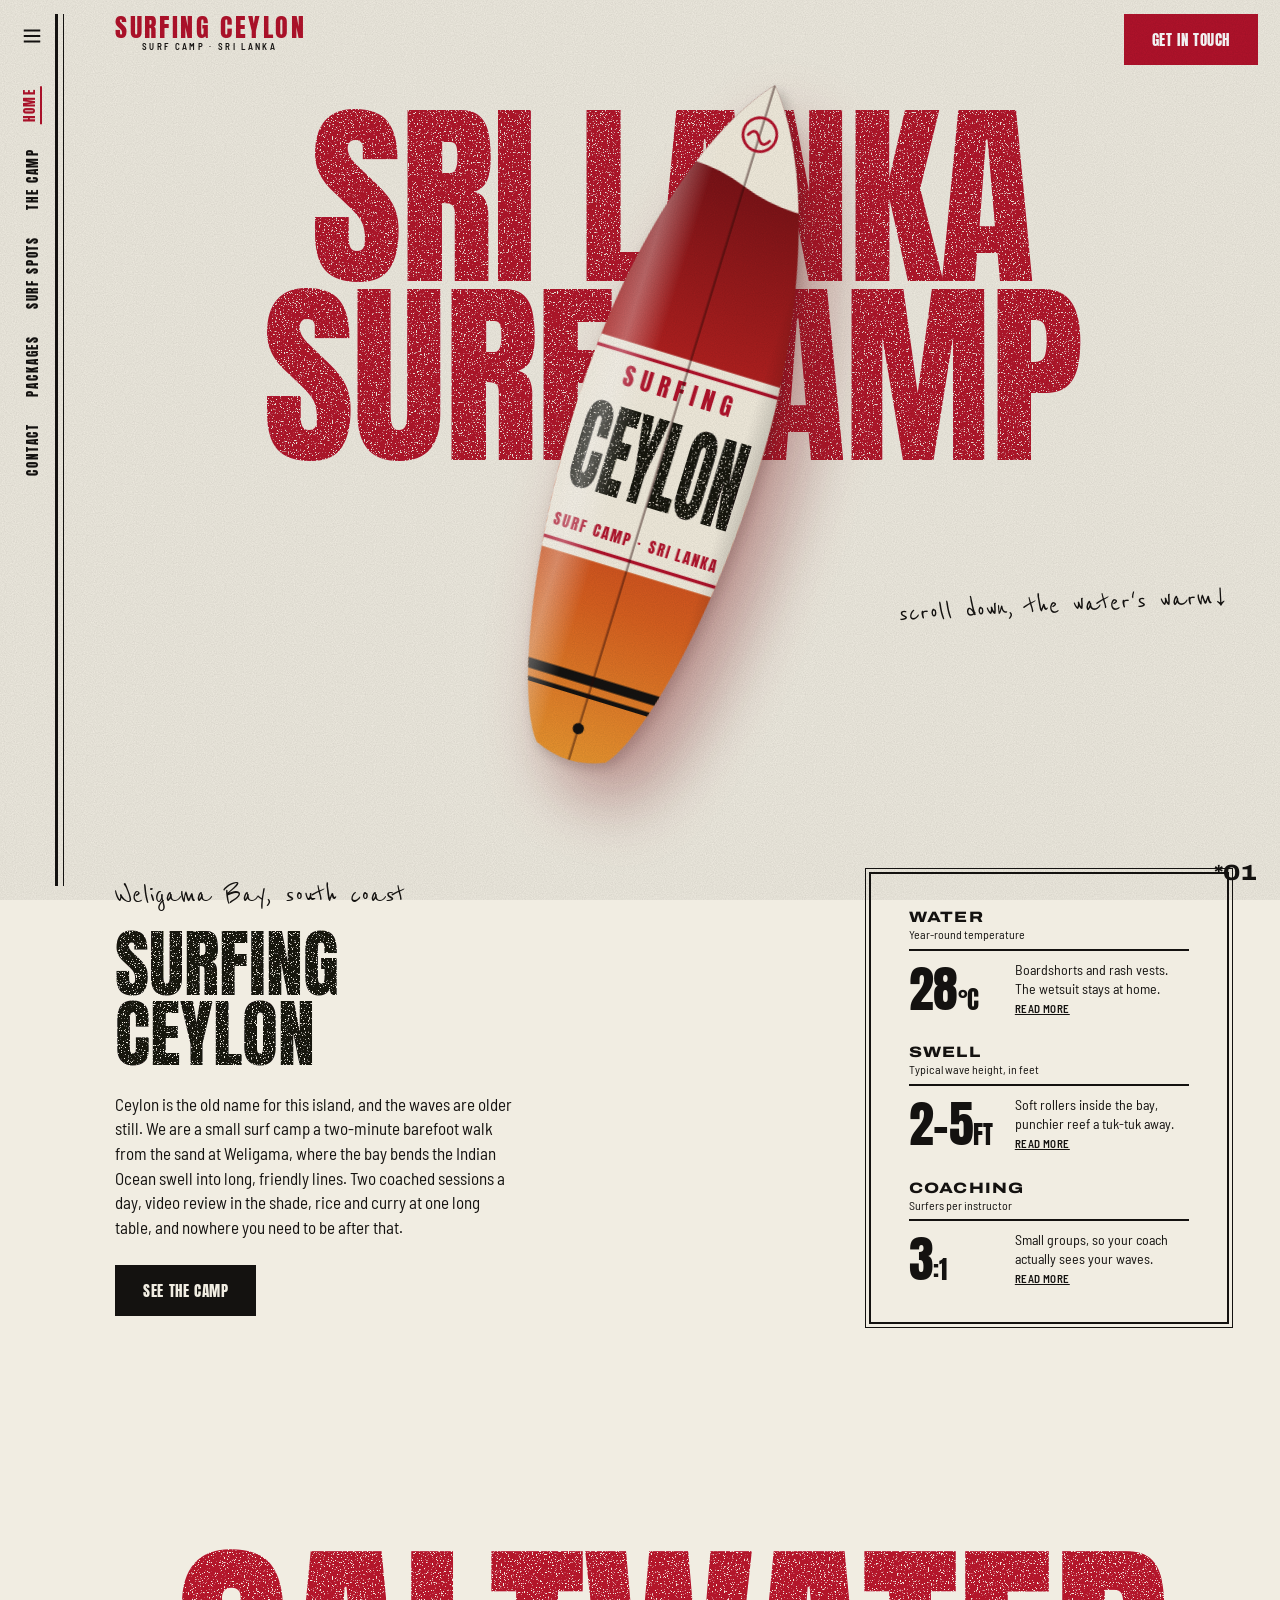
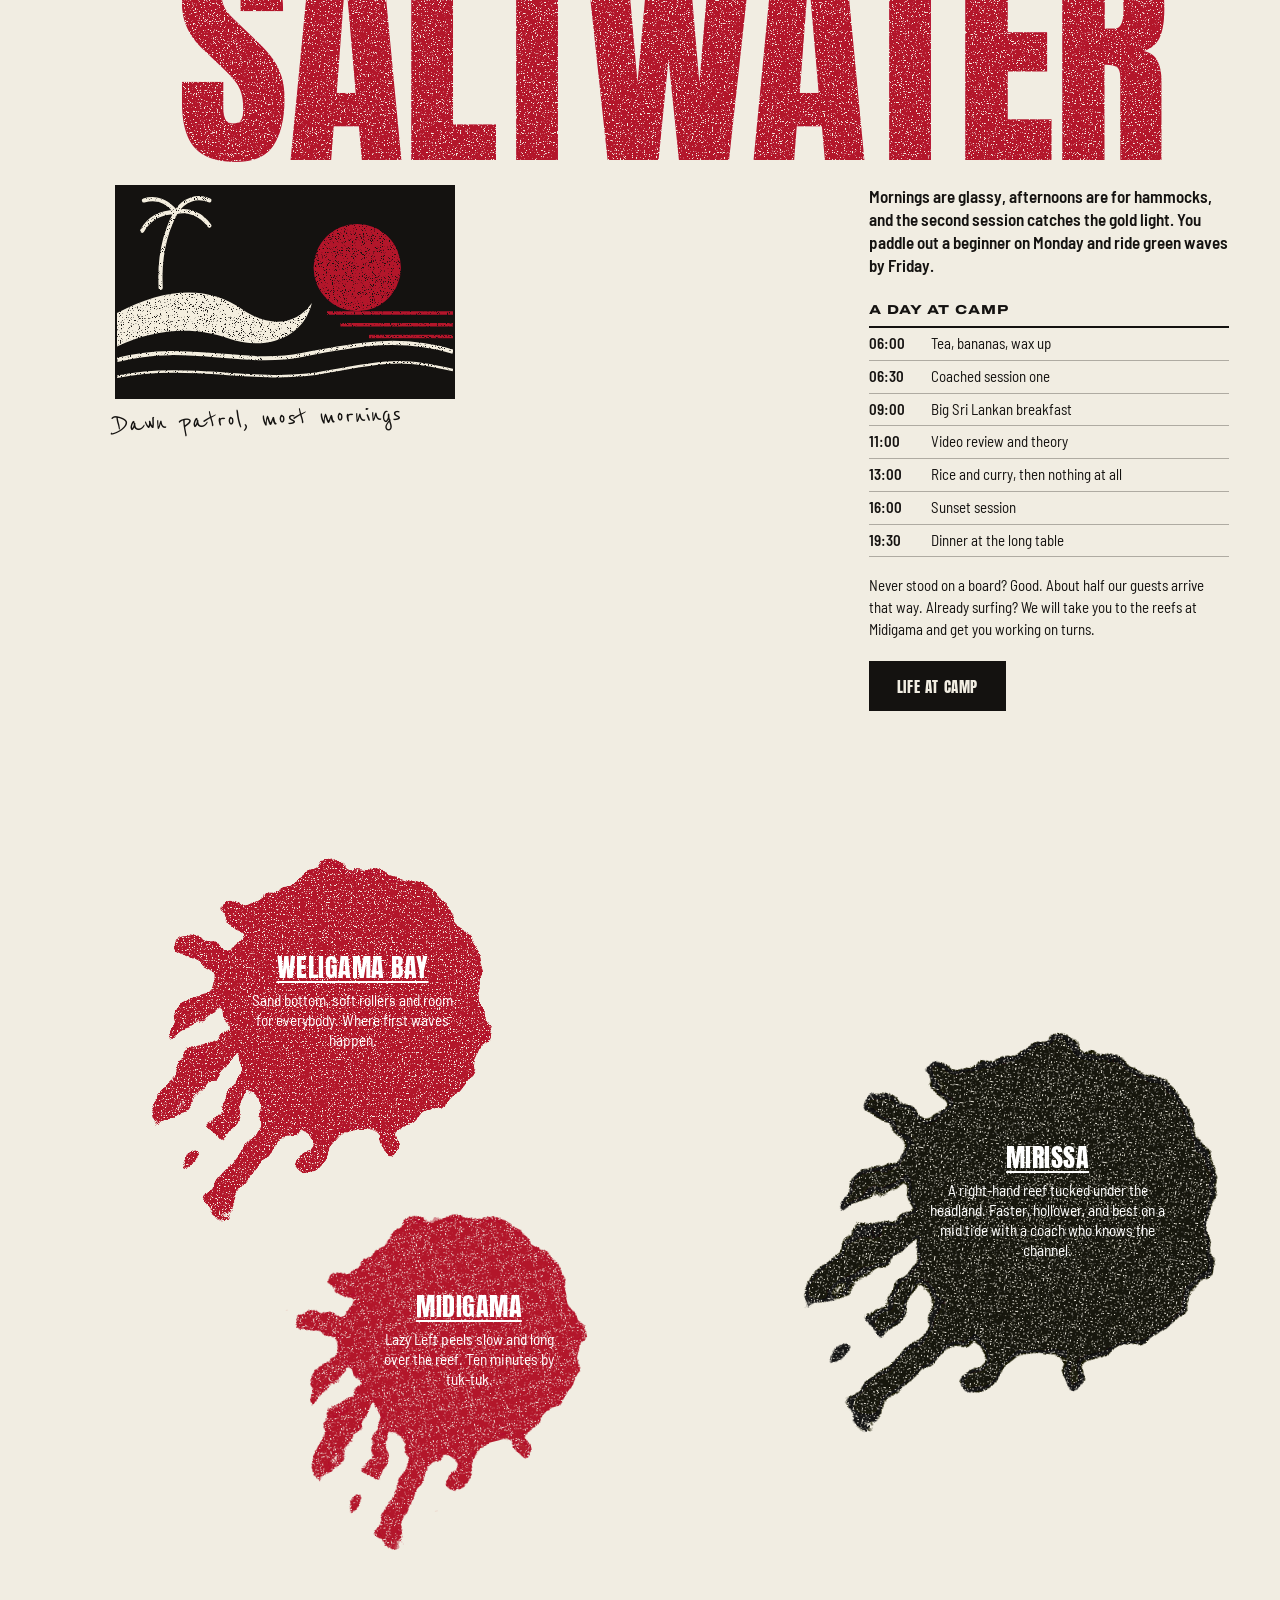
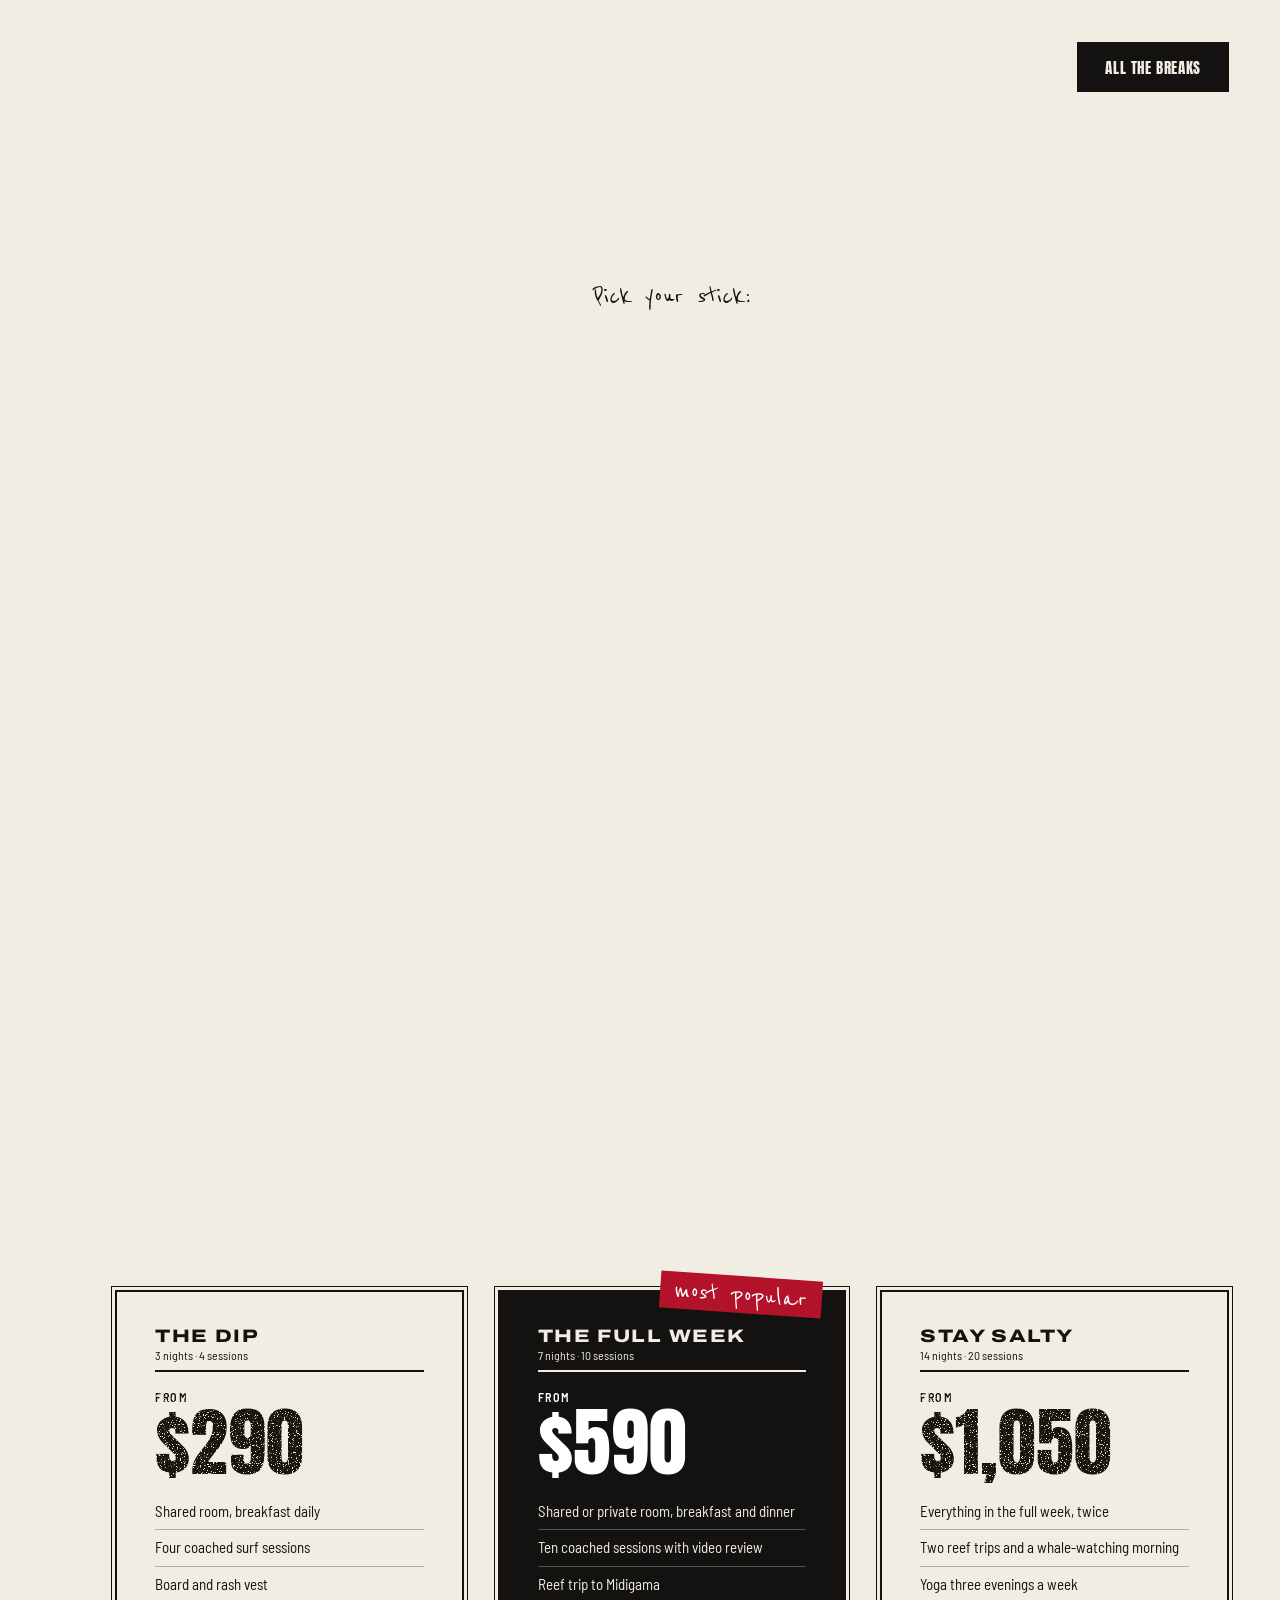
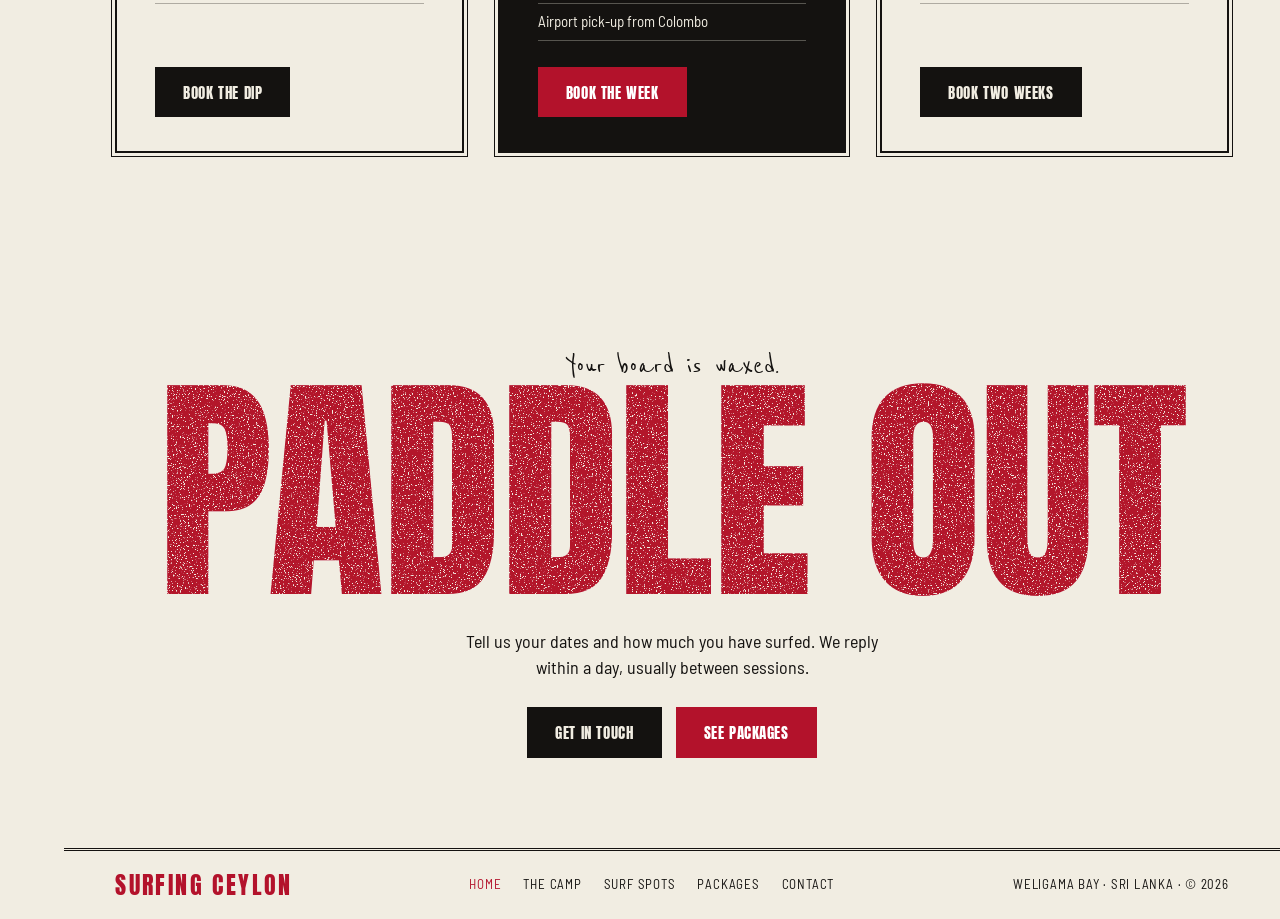
<file: index.html>
<!DOCTYPE html>
<html lang="en">
<head>
<meta charset="utf-8">
<meta name="viewport" content="width=device-width, initial-scale=1">
<title>Surfing Ceylon — Surf Camp in Weligama, Sri Lanka</title>
<meta name="description" content="Surf camp on the south coast of Sri Lanka. Warm water, daily coaching, and a board for every level in Weligama Bay.">
<link rel="preconnect" href="https://fonts.googleapis.com">
<link rel="preconnect" href="https://fonts.gstatic.com" crossorigin>
<link href="https://fonts.googleapis.com/css2?family=Anton&family=Archivo:wdth,wght@125,800&family=Barlow+Semi+Condensed:wght@400;500;600&family=Reenie+Beanie&display=swap" rel="stylesheet">
<link rel="stylesheet" href="css/style.css">
<script>
/* page slide: decide the arrival direction before anything is painted */
(function (d) {
  d.classList.add('enter');
  try { if (sessionStorage.getItem('sc_dir') === 'left') d.classList.add('from-left'); } catch (e) {}
})(document.documentElement);
</script>
</head>
<body data-page="home">
<!-- header, side rail, menu, footer and SVG artwork are injected by js/site.js -->

<!-- The travelling board -->
<div class="board" id="rider" aria-hidden="true">
  <svg viewBox="0 0 220 640"><use href="#board"/></svg>
</div>

<main id="top">

  <!-- 1 · HERO -->
  <section class="hero">
    <h1 class="mega red rough">Sri Lanka<br>Surf Camp</h1>
    <p class="script hero-note">scroll down, the water's warm&nbsp;↓</p>
  </section>

  <!-- 2 · THE CAMP -->
  <section class="tri camp" id="camp">
    <div class="col-l">
      <p class="script">Weligama Bay, south coast</p>
      <h2 class="display rough">Surfing<br>Ceylon</h2>
      <p>Ceylon is the old name for this island, and the waves are older still. We are a small surf camp a two-minute barefoot walk from the sand at Weligama, where the bay bends the Indian Ocean swell into long, friendly lines. Two coached sessions a day, video review in the shade, rice and curry at one long table, and nowhere you need to be after that.</p>
      <a class="btn btn-black" href="camp.html">See the camp</a>
    </div>
    <div class="col-c"></div>
    <div class="col-r">
      <div class="spec">
        <div class="stat">
          <h3>Water</h3>
          <p class="stat-sub">Year-round temperature</p>
          <div class="stat-row"><strong>28<small>°C</small></strong><span>Boardshorts and rash vests. The wetsuit stays at home. <a href="camp.html">Read more</a></span></div>
        </div>
        <div class="stat">
          <h3>Swell</h3>
          <p class="stat-sub">Typical wave height, in feet</p>
          <div class="stat-row"><strong>2–5<small>ft</small></strong><span>Soft rollers inside the bay, punchier reef a tuk-tuk away. <a href="spots.html">Read more</a></span></div>
        </div>
        <div class="stat">
          <h3>Coaching</h3>
          <p class="stat-sub">Surfers per instructor</p>
          <div class="stat-row"><strong>3<small>:1</small></strong><span>Small groups, so your coach actually sees your waves. <a href="packages.html">Read more</a></span></div>
        </div>
      </div>
    </div>
  </section>

  <!-- 3 · SALTWATER -->
  <section class="salt" id="saltwater">
    <h2 class="mega red rough wide">Saltwater</h2>
    <div class="tri">
      <div class="col-l">
        <figure class="print">
          <svg viewBox="0 0 400 250" role="img" aria-label="Linocut of a sunset over a rolling wave"><use href="#linocut"/></svg>
          <figcaption class="script">Dawn patrol, most mornings</figcaption>
        </figure>
      </div>
      <div class="col-c"></div>
      <div class="col-r prose">
        <p class="lead">Mornings are glassy, afternoons are for hammocks, and the second session catches the gold light. You paddle out a beginner on Monday and ride green waves by Friday.</p>
        <h3>A day at camp</h3>
        <ul class="day">
          <li><b>06:00</b> Tea, bananas, wax up</li>
          <li><b>06:30</b> Coached session one</li>
          <li><b>09:00</b> Big Sri Lankan breakfast</li>
          <li><b>11:00</b> Video review and theory</li>
          <li><b>13:00</b> Rice and curry, then nothing at all</li>
          <li><b>16:00</b> Sunset session</li>
          <li><b>19:30</b> Dinner at the long table</li>
        </ul>
        <p>Never stood on a board? Good. About half our guests arrive that way. Already surfing? We will take you to the reefs at Midigama and get you working on turns.</p>
        <p class="more"><a class="btn btn-black" href="camp.html">Life at camp</a></p>
      </div>
    </div>
  </section>

  <!-- 4 · SPOTS -->
  <section class="spots" id="spots">
    <h2 class="sr-only">Surf spots</h2>
    <article class="splat s1">
      <svg viewBox="0 0 400 400" aria-hidden="true"><use href="#splat"/></svg>
      <div class="splat-txt">
        <h3>Weligama Bay</h3>
        <p>Sand bottom, soft rollers and room for everybody. Where first waves happen.</p>
      </div>
    </article>
    <article class="splat s2">
      <svg viewBox="0 0 400 400" aria-hidden="true"><use href="#splat"/></svg>
      <div class="splat-txt">
        <h3>Midigama</h3>
        <p>Lazy Left peels slow and long over the reef. Ten minutes by tuk-tuk.</p>
      </div>
    </article>
    <article class="splat s3">
      <svg viewBox="0 0 400 400" aria-hidden="true"><use href="#splat"/></svg>
      <div class="splat-txt">
        <h3>Mirissa</h3>
        <p>A right-hand reef tucked under the headland. Faster, hollower, and best on a mid tide with a coach who knows the channel.</p>
      </div>
    </article>
    <a class="btn btn-black spots-more" href="spots.html">All the breaks</a>
    <svg class="coconut" id="coconut" viewBox="0 0 300 380" aria-hidden="true"><use href="#coconut"/></svg>
  </section>

  <!-- 5 · QUIVER -->
  <section class="quiver" id="quiver">
    <p class="script">Pick your stick:</p>
    <h2 class="display rough">The Quiver</h2>
    <ul class="lineup">
      <li><svg style="--h:.86" viewBox="0 0 220 600"><use href="#foamie"/></svg><b>Foamie</b><span>8'0 · first waves</span></li>
      <li><svg style="--h:.8" viewBox="0 0 200 600"><use href="#minimal"/></svg><b>Mini-mal</b><span>7'6 · finding trim</span></li>
      <li class="slot-li"><div class="slot" id="slot"><svg viewBox="0 0 220 640"><use href="#board"/></svg></div><b>Longboard</b><span>9'2 · cross-stepping</span></li>
      <li><svg style="--h:.6" viewBox="0 0 220 480"><use href="#fish"/></svg><b>Fish</b><span>5'10 · small-day fun</span></li>
      <li><svg style="--h:.68" viewBox="0 0 180 560"><use href="#shortboard"/></svg><b>Shortboard</b><span>6'1 · turns</span></li>
    </ul>
    <p class="quiver-note">Board hire is included in every package. Swap as often as you like.</p>
  </section>

  <!-- 6 · PACKAGES -->
  <section class="packages" id="packages">
    <p class="script">Season: November to April</p>
    <h2 class="display rough">Stay a while</h2>
    <div class="pack-grid">
      <article class="spec pack">
        <h3>The Dip</h3>
        <p class="stat-sub">3 nights · 4 sessions</p>
        <strong class="price">$290</strong>
        <ul>
          <li>Shared room, breakfast daily</li>
          <li>Four coached surf sessions</li>
          <li>Board and rash vest</li>
        </ul>
        <a class="btn btn-black" href="packages.html">Book the dip</a>
      </article>
      <article class="spec pack featured">
        <p class="script tag">most popular</p>
        <h3>The Full Week</h3>
        <p class="stat-sub">7 nights · 10 sessions</p>
        <strong class="price">$590</strong>
        <ul>
          <li>Shared or private room, breakfast and dinner</li>
          <li>Ten coached sessions with video review</li>
          <li>Reef trip to Midigama</li>
          <li>Airport pick-up from Colombo</li>
        </ul>
        <a class="btn btn-red" href="packages.html">Book the week</a>
      </article>
      <article class="spec pack">
        <h3>Stay Salty</h3>
        <p class="stat-sub">14 nights · 20 sessions</p>
        <strong class="price">$1,050</strong>
        <ul>
          <li>Everything in the full week, twice</li>
          <li>Two reef trips and a whale-watching morning</li>
          <li>Yoga three evenings a week</li>
        </ul>
        <a class="btn btn-black" href="packages.html">Book two weeks</a>
      </article>
    </div>
  </section>

  <!-- 7 · CONTACT -->
  <section class="book">
    <p class="script">Your board is waxed.</p>
    <h2 class="mega red rough wide">Paddle out</h2>
    <p class="book-copy">Tell us your dates and how much you have surfed. We reply within a day, usually between sessions.</p>
    <div class="book-actions">
      <a class="btn btn-black" href="contact.html">Get in touch</a>
      <a class="btn btn-red" href="packages.html">See packages</a>
    </div>
  </section>
</main>

<script src="js/site.js"></script>
</body>
</html>
</file>
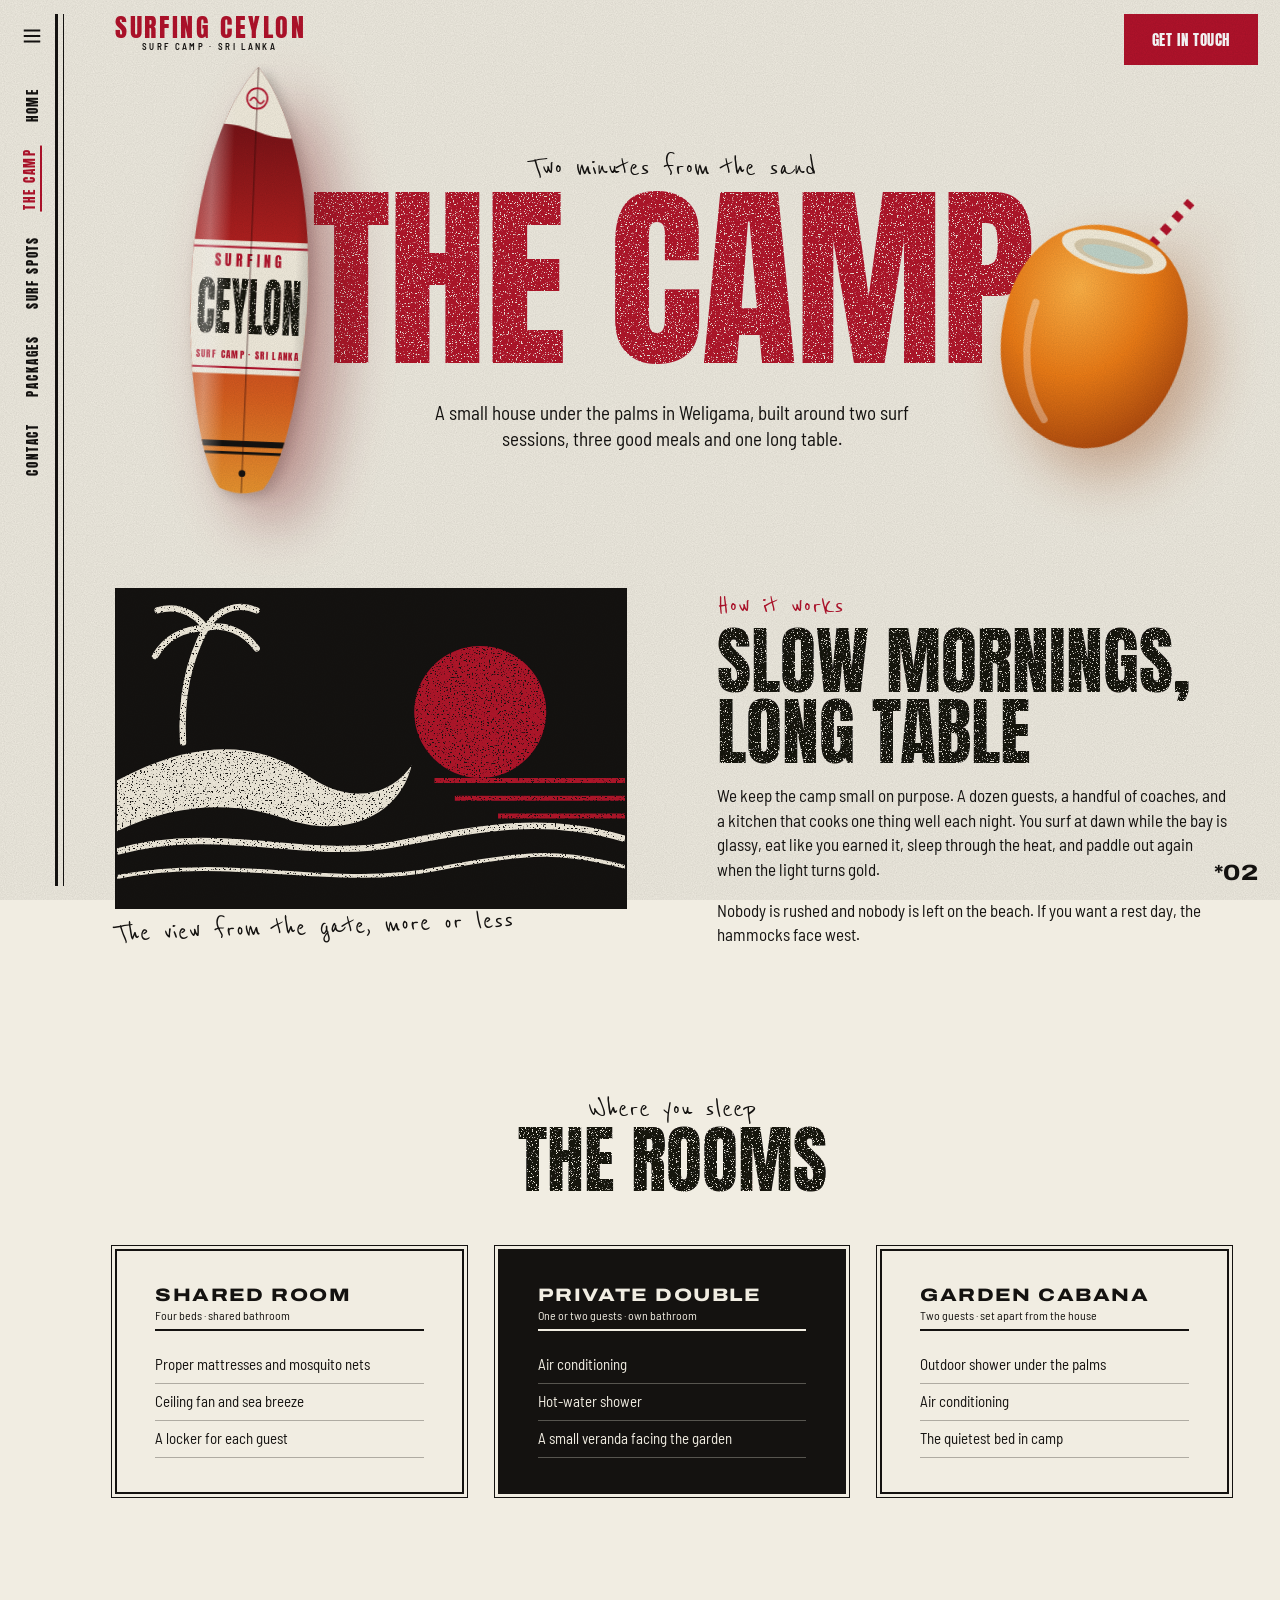
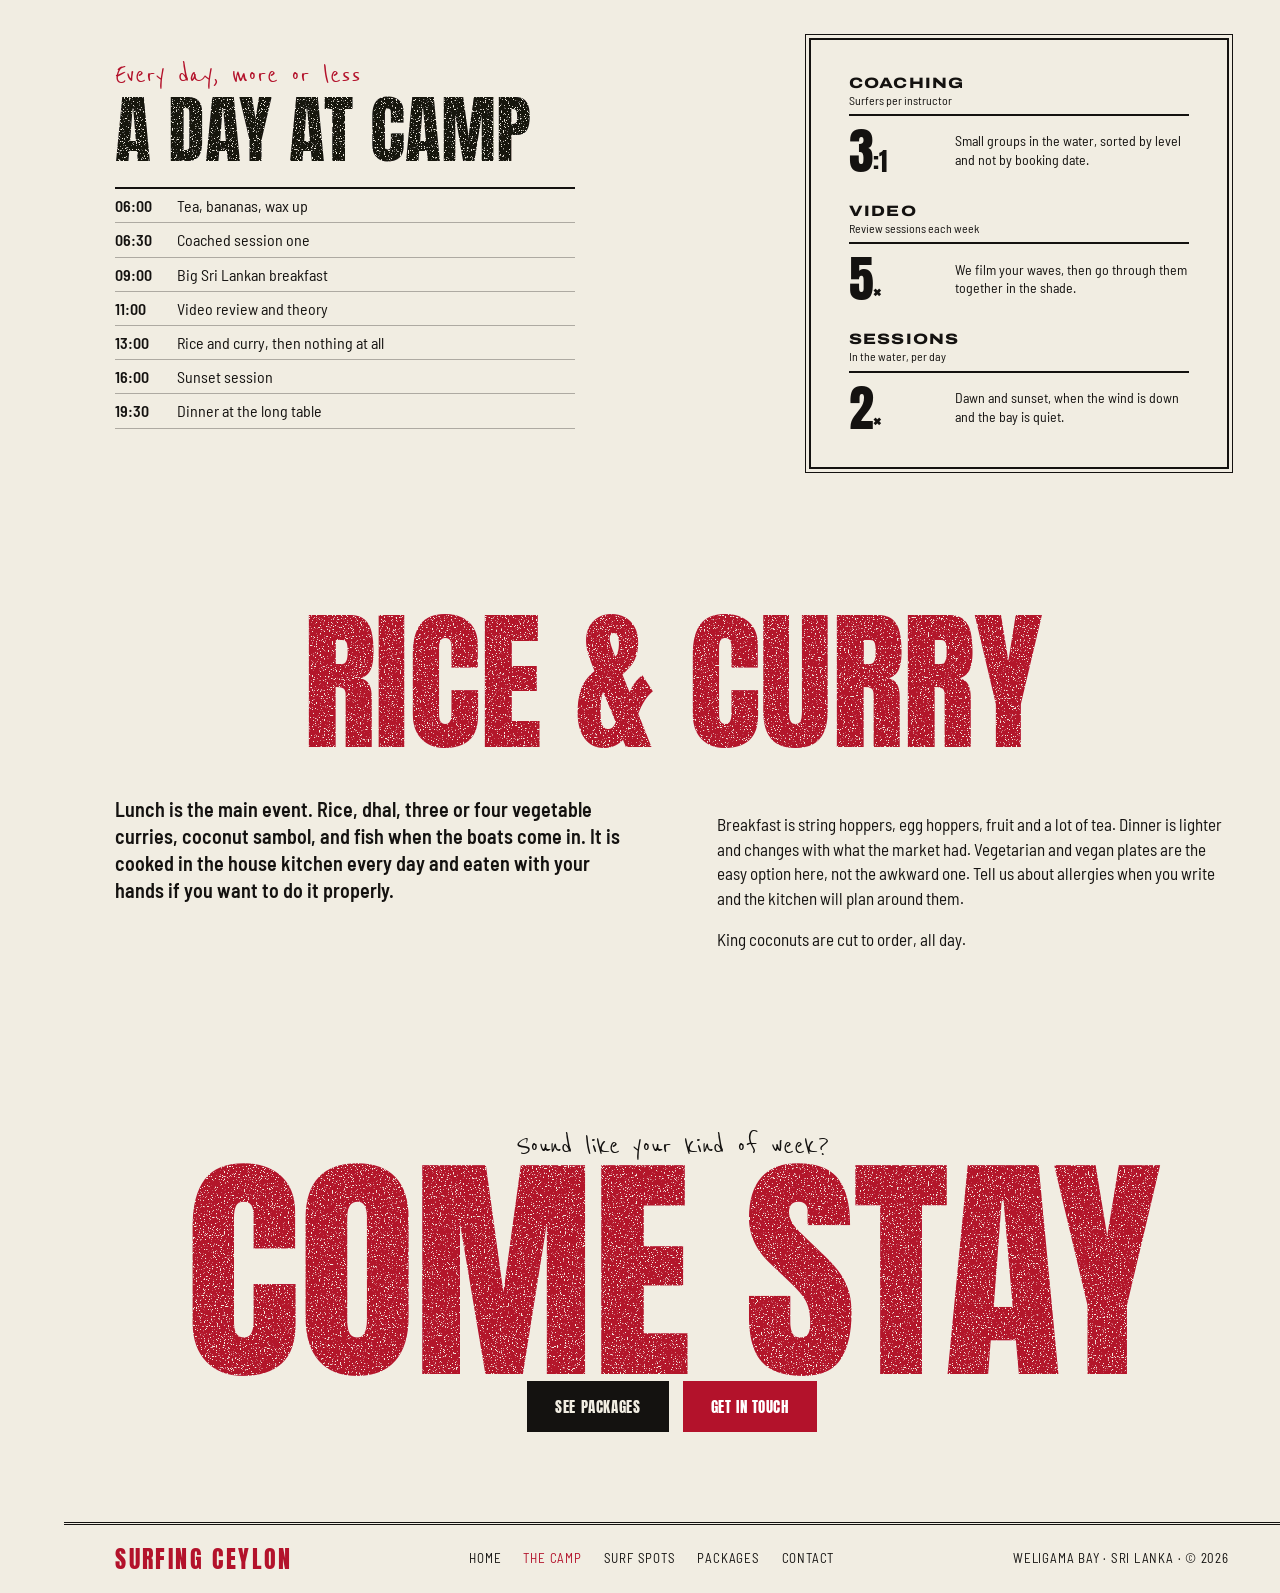
<file: camp.html>
<!DOCTYPE html>
<html lang="en">
<head>
<meta charset="utf-8">
<meta name="viewport" content="width=device-width, initial-scale=1">
<title>The Camp — Surfing Ceylon</title>
<meta name="description" content="Rooms, food, coaching and daily life at Surfing Ceylon, a small surf camp two minutes from the sand in Weligama, Sri Lanka.">
<link rel="preconnect" href="https://fonts.googleapis.com">
<link rel="preconnect" href="https://fonts.gstatic.com" crossorigin>
<link href="https://fonts.googleapis.com/css2?family=Anton&family=Archivo:wdth,wght@125,800&family=Barlow+Semi+Condensed:wght@400;500;600&family=Reenie+Beanie&display=swap" rel="stylesheet">
<link rel="stylesheet" href="css/style.css">
<script>
/* page slide: decide the arrival direction before anything is painted */
(function (d) {
  d.classList.add('enter');
  try { if (sessionStorage.getItem('sc_dir') === 'left') d.classList.add('from-left'); } catch (e) {}
})(document.documentElement);
</script>
</head>
<body data-page="camp">

<main>
  <!-- board that rides a curved path down the page as you scroll (see "path board" in js/site.js) -->
  <div class="hero-obj obj-board flip path-board desk-only" id="pathBoard" aria-hidden="true"><svg class="view-top" viewBox="0 0 220 640"><use href="#board"/></svg><svg class="view-side" viewBox="0 0 220 640"><use href="#board-side"/></svg></div>
  <section class="page-hero">
    <p class="script">Two minutes from the sand</p>
    <h1 class="mega red rough">The Camp</h1>
    <p class="intro">A small house under the palms in Weligama, built around two surf sessions, three good meals and one long table.</p>
    <svg class="hero-obj obj-coconut" viewBox="0 0 300 380" aria-hidden="true"><use href="#coconut"/></svg>
  </section>

  <section class="band over-board split">
    <figure class="print wide-print">
      <svg viewBox="0 0 400 250" role="img" aria-label="Linocut of a sunset over a rolling wave"><use href="#linocut"/></svg>
      <figcaption class="script">The view from the gate, more or less</figcaption>
    </figure>
    <div class="copy">
      <p class="script">How it works</p>
      <h2 class="display rough">Slow mornings,<br>long table</h2>
      <p>We keep the camp small on purpose. A dozen guests, a handful of coaches, and a kitchen that cooks one thing well each night. You surf at dawn while the bay is glassy, eat like you earned it, sleep through the heat, and paddle out again when the light turns gold.</p>
      <p>Nobody is rushed and nobody is left on the beach. If you want a rest day, the hammocks face west.</p>
    </div>
  </section>

  <section class="band over-board">
    <div class="section-head">
      <p class="script">Where you sleep</p>
      <h2 class="display rough">The rooms</h2>
    </div>
    <div class="pack-grid">
      <article class="spec pack">
        <h3>Shared Room</h3>
        <p class="stat-sub">Four beds · shared bathroom</p>
        <ul>
          <li>Proper mattresses and mosquito nets</li>
          <li>Ceiling fan and sea breeze</li>
          <li>A locker for each guest</li>
        </ul>
      </article>
      <article class="spec pack featured">
        <h3>Private Double</h3>
        <p class="stat-sub">One or two guests · own bathroom</p>
        <ul>
          <li>Air conditioning</li>
          <li>Hot-water shower</li>
          <li>A small veranda facing the garden</li>
        </ul>
      </article>
      <article class="spec pack">
        <h3>Garden Cabana</h3>
        <p class="stat-sub">Two guests · set apart from the house</p>
        <ul>
          <li>Outdoor shower under the palms</li>
          <li>Air conditioning</li>
          <li>The quietest bed in camp</li>
        </ul>
      </article>
    </div>
  </section>

  <section class="band over-board split">
    <div class="copy">
      <p class="script">Every day, more or less</p>
      <h2 class="display rough">A day at camp</h2>
      <ul class="day">
        <li><b>06:00</b> Tea, bananas, wax up</li>
        <li><b>06:30</b> Coached session one</li>
        <li><b>09:00</b> Big Sri Lankan breakfast</li>
        <li><b>11:00</b> Video review and theory</li>
        <li><b>13:00</b> Rice and curry, then nothing at all</li>
        <li><b>16:00</b> Sunset session</li>
        <li><b>19:30</b> Dinner at the long table</li>
      </ul>
    </div>
    <div class="spec">
      <div class="stat">
        <h3>Coaching</h3>
        <p class="stat-sub">Surfers per instructor</p>
        <div class="stat-row"><strong>3<small>:1</small></strong><span>Small groups in the water, sorted by level and not by booking date.</span></div>
      </div>
      <div class="stat">
        <h3>Video</h3>
        <p class="stat-sub">Review sessions each week</p>
        <div class="stat-row"><strong>5<small>×</small></strong><span>We film your waves, then go through them together in the shade.</span></div>
      </div>
      <div class="stat">
        <h3>Sessions</h3>
        <p class="stat-sub">In the water, per day</p>
        <div class="stat-row"><strong>2<small>×</small></strong><span>Dawn and sunset, when the wind is down and the bay is quiet.</span></div>
      </div>
    </div>
  </section>

  <section class="band over-board food">
    <h2 class="mega mid red rough">Rice &amp; Curry</h2>
    <div class="split start">
      <p class="lead">Lunch is the main event. Rice, dhal, three or four vegetable curries, coconut sambol, and fish when the boats come in. It is cooked in the house kitchen every day and eaten with your hands if you want to do it properly.</p>
      <div class="copy">
        <p>Breakfast is string hoppers, egg hoppers, fruit and a lot of tea. Dinner is lighter and changes with what the market had. Vegetarian and vegan plates are the easy option here, not the awkward one. Tell us about allergies when you write and the kitchen will plan around them.</p>
        <p>King coconuts are cut to order, all day.</p>
      </div>
    </div>
  </section>

  <section class="book">
    <p class="script">Sound like your kind of week?</p>
    <h2 class="mega red rough wide">Come stay</h2>
    <div class="book-actions">
      <a class="btn btn-black" href="packages.html">See packages</a>
      <a class="btn btn-red" href="contact.html">Get in touch</a>
    </div>
  </section>
</main>

<script src="js/site.js"></script>
</body>
</html>
</file>
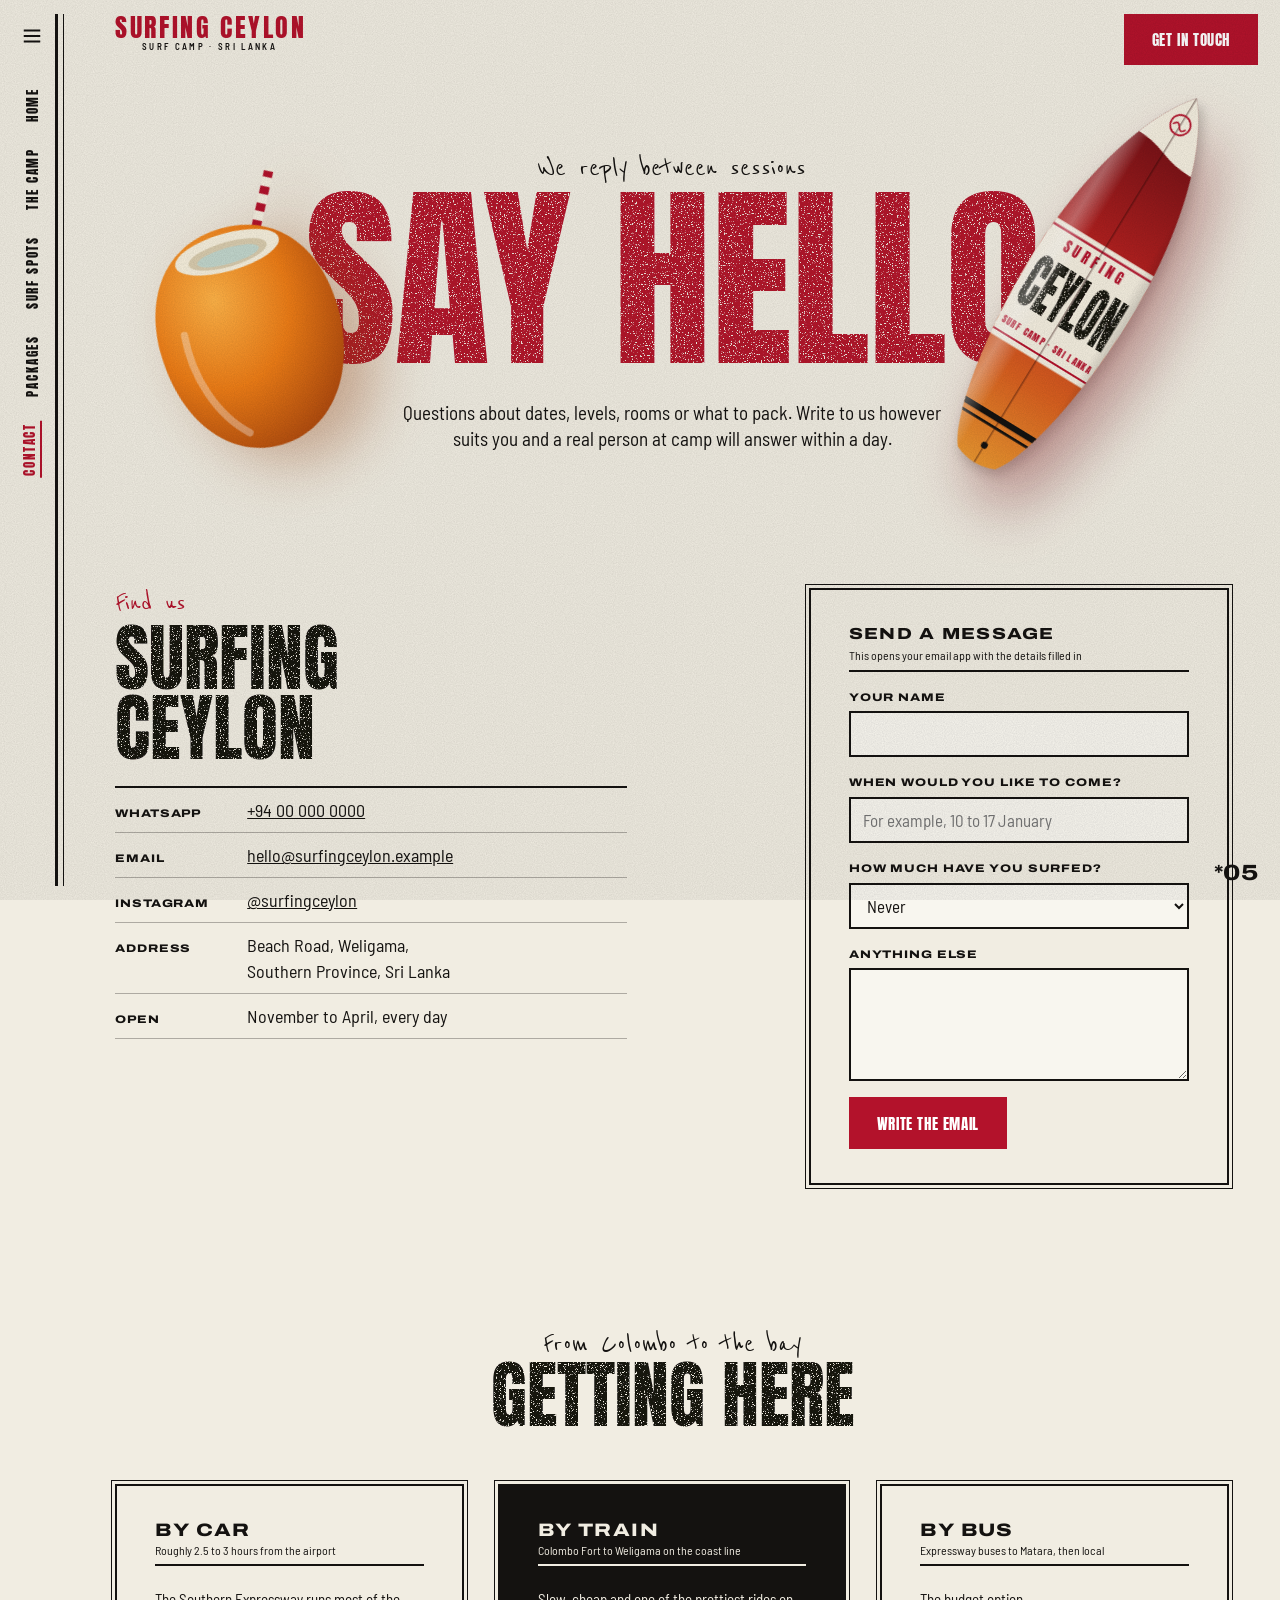
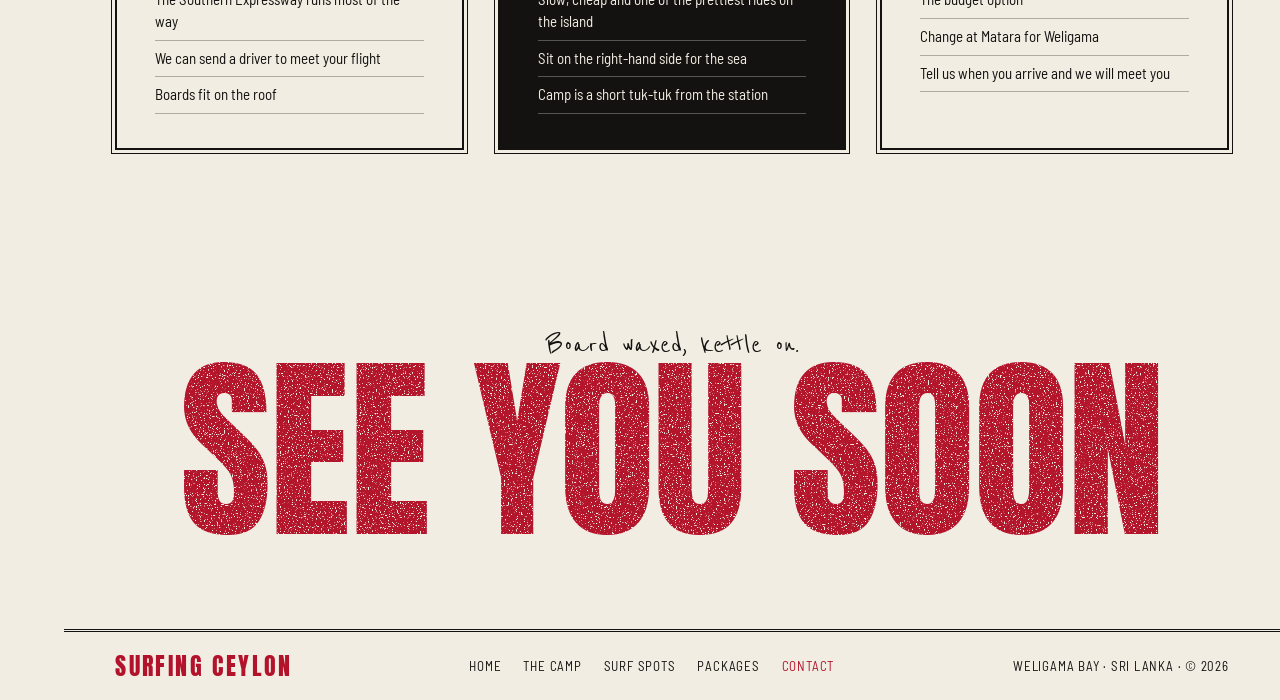
<file: contact.html>
<!DOCTYPE html>
<html lang="en">
<head>
<meta charset="utf-8">
<meta name="viewport" content="width=device-width, initial-scale=1">
<title>Contact — Surfing Ceylon</title>
<meta name="description" content="Get in touch with Surfing Ceylon surf camp in Weligama, Sri Lanka, and find out how to reach us from Colombo.">
<link rel="preconnect" href="https://fonts.googleapis.com">
<link rel="preconnect" href="https://fonts.gstatic.com" crossorigin>
<link href="https://fonts.googleapis.com/css2?family=Anton&family=Archivo:wdth,wght@125,800&family=Barlow+Semi+Condensed:wght@400;500;600&family=Reenie+Beanie&display=swap" rel="stylesheet">
<link rel="stylesheet" href="css/style.css">
<script>
/* page slide: decide the arrival direction before anything is painted */
(function (d) {
  d.classList.add('enter');
  try { if (sessionStorage.getItem('sc_dir') === 'left') d.classList.add('from-left'); } catch (e) {}
})(document.documentElement);
</script>
</head>
<body data-page="contact">

<main>
  <!-- board that rides a curved path down the page as you scroll (see "path board" in js/site.js) -->
  <div class="hero-obj obj-board path-board desk-only" id="pathBoard" aria-hidden="true"><svg class="view-top" viewBox="0 0 220 640"><use href="#board"/></svg><svg class="view-side" viewBox="0 0 220 640"><use href="#board-side"/></svg></div>
  <section class="page-hero">
    <p class="script">We reply between sessions</p>
    <h1 class="mega red rough">Say Hello</h1>
    <p class="intro">Questions about dates, levels, rooms or what to pack. Write to us however suits you and a real person at camp will answer within a day.</p>
    <svg class="hero-obj obj-coconut left" viewBox="0 0 300 380" aria-hidden="true"><use href="#coconut"/></svg>
  </section>

  <section class="band over-board split start">
    <div class="copy">
      <p class="script">Find us</p>
      <h2 class="display rough">Surfing<br>Ceylon</h2>
      <ul class="contact-list">
        <li><b>WhatsApp</b><a href="https://wa.me/">+94 00 000 0000</a></li>
        <li><b>Email</b><a href="mailto:hello@surfingceylon.example">hello@surfingceylon.example</a></li>
        <li><b>Instagram</b><a href="https://www.instagram.com/">@surfingceylon</a></li>
        <li><b>Address</b><span>Beach Road, Weligama,<br>Southern Province, Sri Lanka</span></li>
        <li><b>Open</b><span>November to April, every day</span></li>
      </ul>
    </div>

    <form class="spec enquiry" id="enquiry" data-email="hello@surfingceylon.example">
      <h3>Send a message</h3>
      <p class="stat-sub">This opens your email app with the details filled in</p>
      <label>Your name
        <input type="text" name="name" autocomplete="name" required>
      </label>
      <label>When would you like to come?
        <input type="text" name="dates" placeholder="For example, 10 to 17 January">
      </label>
      <label>How much have you surfed?
        <select name="level">
          <option>Never</option>
          <option>A few lessons</option>
          <option>I can catch green waves</option>
          <option>I surf regularly</option>
        </select>
      </label>
      <label>Anything else
        <textarea name="message" rows="4"></textarea>
      </label>
      <button class="btn btn-red" type="submit">Write the email</button>
    </form>
  </section>

  <section class="band over-board">
    <div class="section-head">
      <p class="script">From Colombo to the bay</p>
      <h2 class="display rough">Getting here</h2>
    </div>
    <div class="pack-grid">
      <article class="spec pack">
        <h3>By car</h3>
        <p class="stat-sub">Roughly 2.5 to 3 hours from the airport</p>
        <ul>
          <li>The Southern Expressway runs most of the way</li>
          <li>We can send a driver to meet your flight</li>
          <li>Boards fit on the roof</li>
        </ul>
      </article>
      <article class="spec pack featured">
        <h3>By train</h3>
        <p class="stat-sub">Colombo Fort to Weligama on the coast line</p>
        <ul>
          <li>Slow, cheap and one of the prettiest rides on the island</li>
          <li>Sit on the right-hand side for the sea</li>
          <li>Camp is a short tuk-tuk from the station</li>
        </ul>
      </article>
      <article class="spec pack">
        <h3>By bus</h3>
        <p class="stat-sub">Expressway buses to Matara, then local</p>
        <ul>
          <li>The budget option</li>
          <li>Change at Matara for Weligama</li>
          <li>Tell us when you arrive and we will meet you</li>
        </ul>
      </article>
    </div>
  </section>

  <section class="book">
    <p class="script">Board waxed, kettle on.</p>
    <h2 class="mega red rough">See you soon</h2>
  </section>
</main>

<script src="js/site.js"></script>
</body>
</html>
</file>
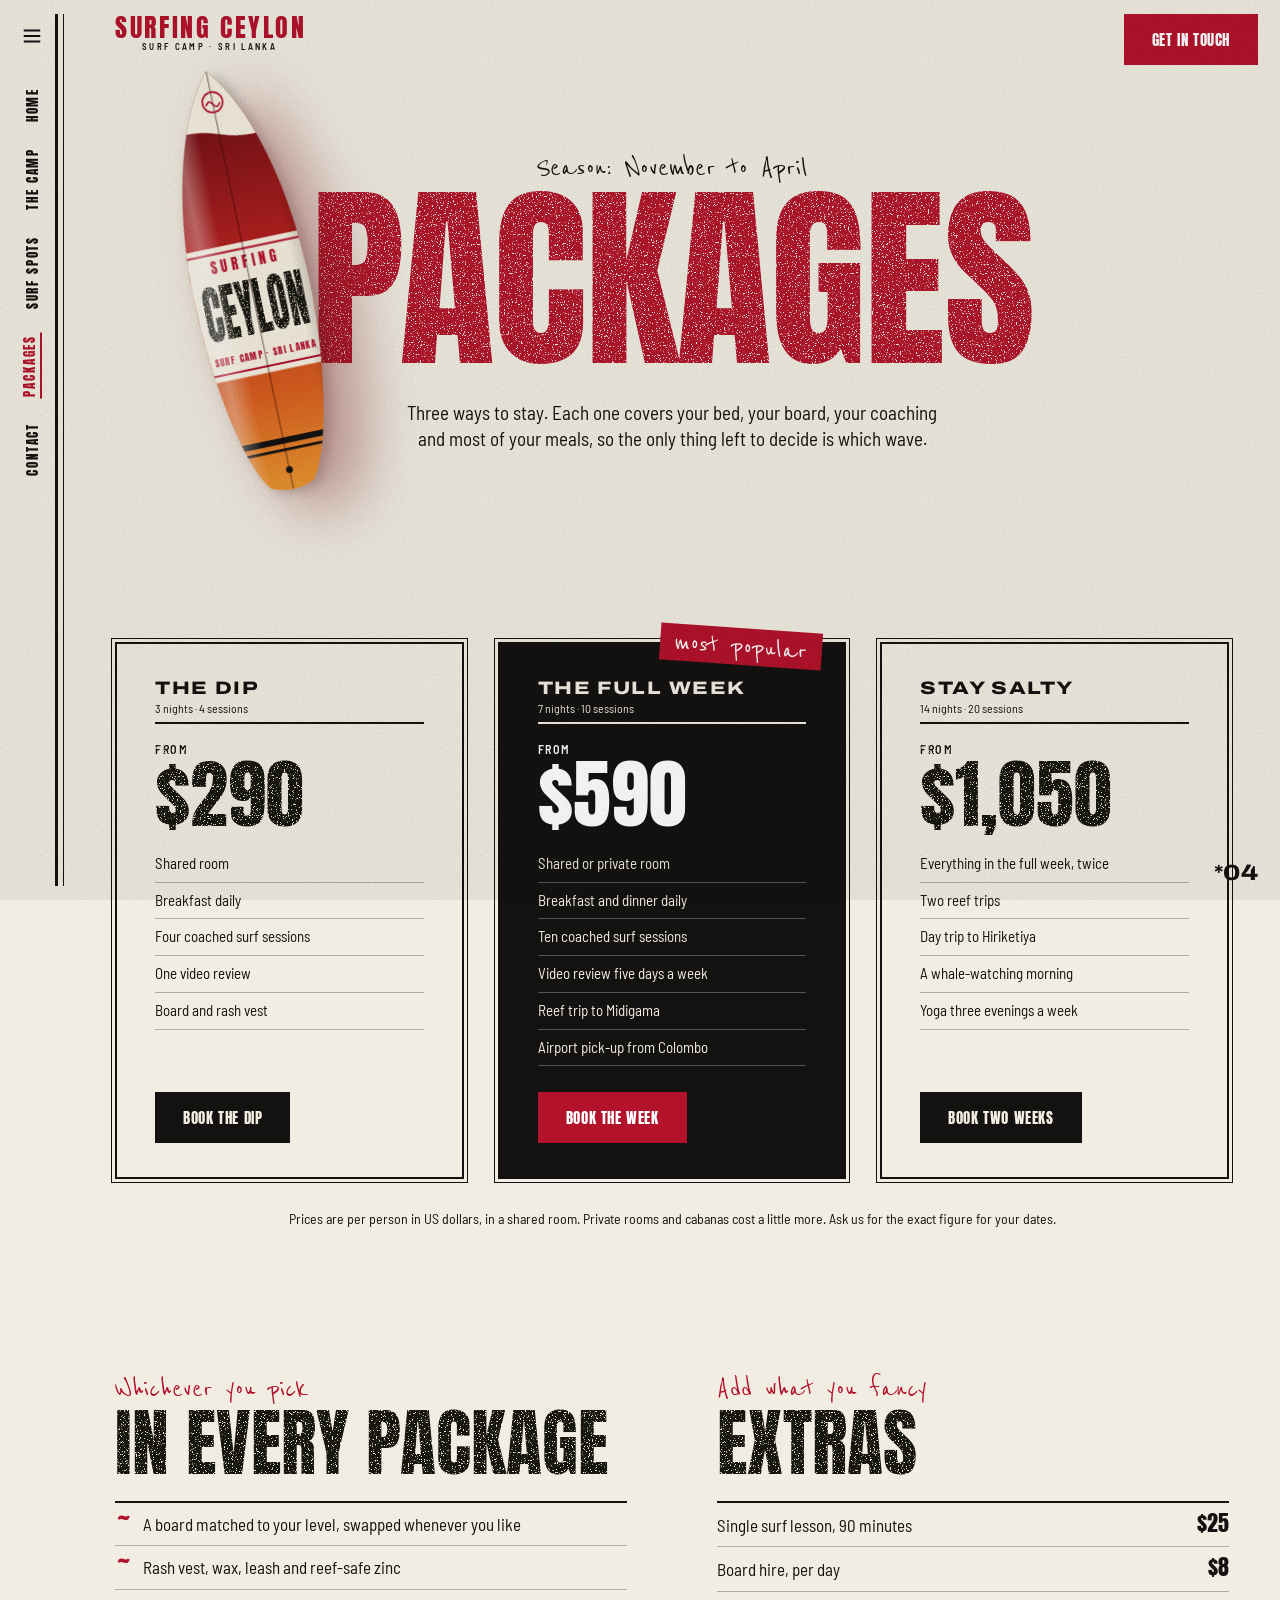
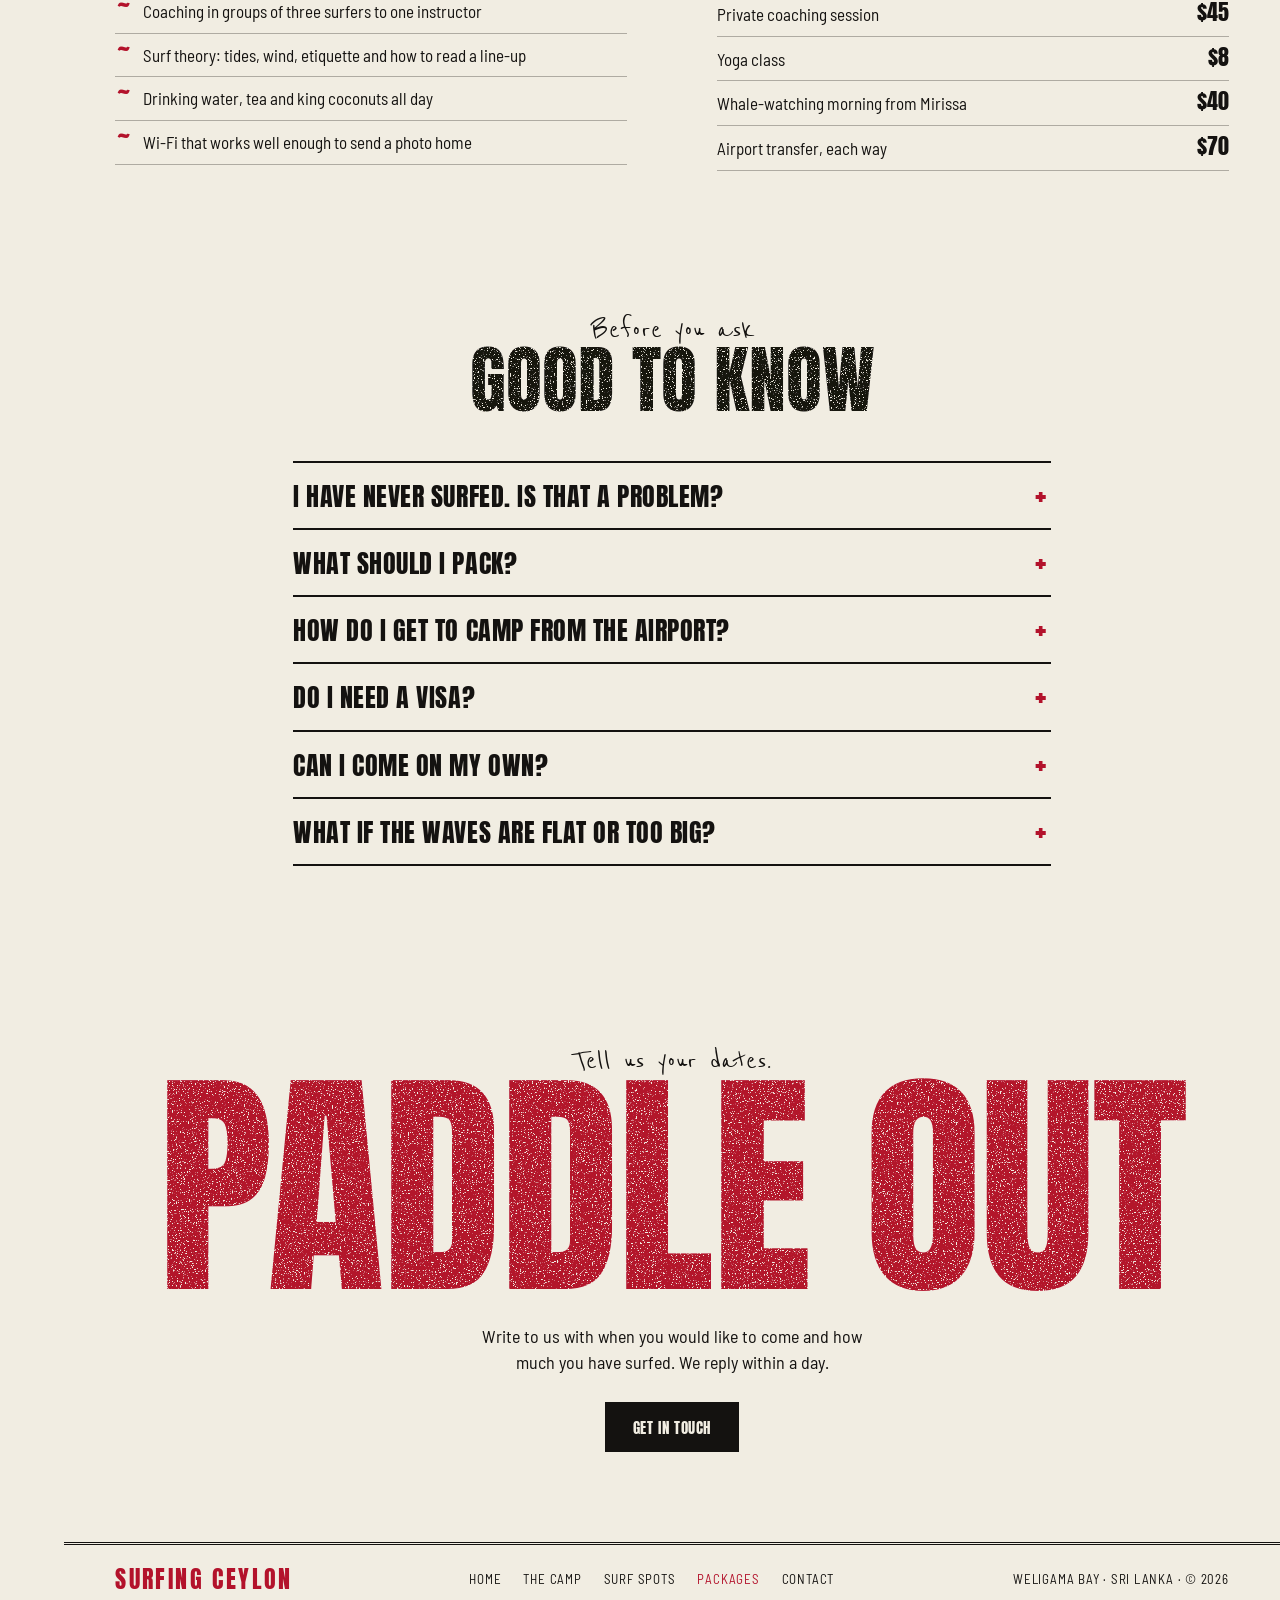
<file: packages.html>
<!DOCTYPE html>
<html lang="en">
<head>
<meta charset="utf-8">
<meta name="viewport" content="width=device-width, initial-scale=1">
<title>Packages — Surfing Ceylon</title>
<meta name="description" content="Surf camp packages in Weligama, Sri Lanka: three nights, a full week or two weeks, with coaching, board hire and meals included.">
<link rel="preconnect" href="https://fonts.googleapis.com">
<link rel="preconnect" href="https://fonts.gstatic.com" crossorigin>
<link href="https://fonts.googleapis.com/css2?family=Anton&family=Archivo:wdth,wght@125,800&family=Barlow+Semi+Condensed:wght@400;500;600&family=Reenie+Beanie&display=swap" rel="stylesheet">
<link rel="stylesheet" href="css/style.css">
<script>
/* page slide: decide the arrival direction before anything is painted */
(function (d) {
  d.classList.add('enter');
  try { if (sessionStorage.getItem('sc_dir') === 'left') d.classList.add('from-left'); } catch (e) {}
})(document.documentElement);
</script>
</head>
<body data-page="packages">

<main>
  <!-- board that rides a curved path down the page as you scroll (see "path board" in js/site.js) -->
  <div class="hero-obj obj-board flip path-board" id="pathBoard" aria-hidden="true"><svg class="view-top" viewBox="0 0 220 640"><use href="#board"/></svg><svg class="view-side" viewBox="0 0 220 640"><use href="#board-side"/></svg></div>
  <section class="page-hero">
    <p class="script">Season: November to April</p>
    <h1 class="mega red rough">Packages</h1>
    <p class="intro">Three ways to stay. Each one covers your bed, your board, your coaching and most of your meals, so the only thing left to decide is which wave.</p>
  </section>

  <section class="band over-board">
    <div class="pack-grid">
      <article class="spec pack">
        <h3>The Dip</h3>
        <p class="stat-sub">3 nights · 4 sessions</p>
        <strong class="price">$290</strong>
        <ul>
          <li>Shared room</li>
          <li>Breakfast daily</li>
          <li>Four coached surf sessions</li>
          <li>One video review</li>
          <li>Board and rash vest</li>
        </ul>
        <a class="btn btn-black" href="contact.html">Book the dip</a>
      </article>
      <article class="spec pack featured">
        <p class="script tag">most popular</p>
        <h3>The Full Week</h3>
        <p class="stat-sub">7 nights · 10 sessions</p>
        <strong class="price">$590</strong>
        <ul>
          <li>Shared or private room</li>
          <li>Breakfast and dinner daily</li>
          <li>Ten coached surf sessions</li>
          <li>Video review five days a week</li>
          <li>Reef trip to Midigama</li>
          <li>Airport pick-up from Colombo</li>
        </ul>
        <a class="btn btn-red" href="contact.html">Book the week</a>
      </article>
      <article class="spec pack">
        <h3>Stay Salty</h3>
        <p class="stat-sub">14 nights · 20 sessions</p>
        <strong class="price">$1,050</strong>
        <ul>
          <li>Everything in the full week, twice</li>
          <li>Two reef trips</li>
          <li>Day trip to Hiriketiya</li>
          <li>A whale-watching morning</li>
          <li>Yoga three evenings a week</li>
        </ul>
        <a class="btn btn-black" href="contact.html">Book two weeks</a>
      </article>
    </div>
    <p class="fine">Prices are per person in US dollars, in a shared room. Private rooms and cabanas cost a little more. Ask us for the exact figure for your dates.</p>
  </section>

  <section class="band split start">
    <div class="copy">
      <p class="script">Whichever you pick</p>
      <h2 class="display rough">In every package</h2>
      <ul class="ticks">
        <li>A board matched to your level, swapped whenever you like</li>
        <li>Rash vest, wax, leash and reef-safe zinc</li>
        <li>Coaching in groups of three surfers to one instructor</li>
        <li>Surf theory: tides, wind, etiquette and how to read a line-up</li>
        <li>Drinking water, tea and king coconuts all day</li>
        <li>Wi-Fi that works well enough to send a photo home</li>
      </ul>
    </div>
    <div class="copy">
      <p class="script">Add what you fancy</p>
      <h2 class="display rough">Extras</h2>
      <ul class="price-list">
        <li><span>Single surf lesson, 90 minutes</span><b>$25</b></li>
        <li><span>Board hire, per day</span><b>$8</b></li>
        <li><span>Private coaching session</span><b>$45</b></li>
        <li><span>Yoga class</span><b>$8</b></li>
        <li><span>Whale-watching morning from Mirissa</span><b>$40</b></li>
        <li><span>Airport transfer, each way</span><b>$70</b></li>
      </ul>
    </div>
  </section>

  <section class="band narrow">
    <div class="section-head">
      <p class="script">Before you ask</p>
      <h2 class="display rough">Good to know</h2>
    </div>
    <details class="faq">
      <summary>I have never surfed. Is that a problem?</summary>
      <p>No. About half our guests arrive as complete beginners. Weligama Bay has a sand bottom and slow, forgiving waves, and your first sessions are in waist-deep water with a coach beside you.</p>
    </details>
    <details class="faq">
      <summary>What should I pack?</summary>
      <p>Swimwear, a hat, light clothes, reef-safe sunscreen and a long-sleeved top for the evenings. We supply boards, rash vests and everything else you need in the water. Leave the wetsuit at home.</p>
    </details>
    <details class="faq">
      <summary>How do I get to camp from the airport?</summary>
      <p>Colombo's Bandaranaike airport is roughly two and a half to three hours away by car on the Southern Expressway. An airport pick-up is included in the week and two-week packages, and we can arrange one for shorter stays.</p>
    </details>
    <details class="faq">
      <summary>Do I need a visa?</summary>
      <p>Most visitors need an Electronic Travel Authorisation before they fly. Rules change, so check the official Sri Lankan immigration site for your passport well ahead of your trip.</p>
    </details>
    <details class="faq">
      <summary>Can I come on my own?</summary>
      <p>Yes, and most people do. One long dinner table tends to sort out the rest.</p>
    </details>
    <details class="faq">
      <summary>What if the waves are flat or too big?</summary>
      <p>That is what the tuk-tuks are for. There are six breaks within an hour, facing different directions, and one of them is nearly always working at a size that suits you.</p>
    </details>
  </section>

  <section class="book">
    <p class="script">Tell us your dates.</p>
    <h2 class="mega red rough wide">Paddle out</h2>
    <p class="book-copy">Write to us with when you would like to come and how much you have surfed. We reply within a day.</p>
    <div class="book-actions">
      <a class="btn btn-black" href="contact.html">Get in touch</a>
    </div>
  </section>
</main>

<script src="js/site.js"></script>
</body>
</html>
</file>
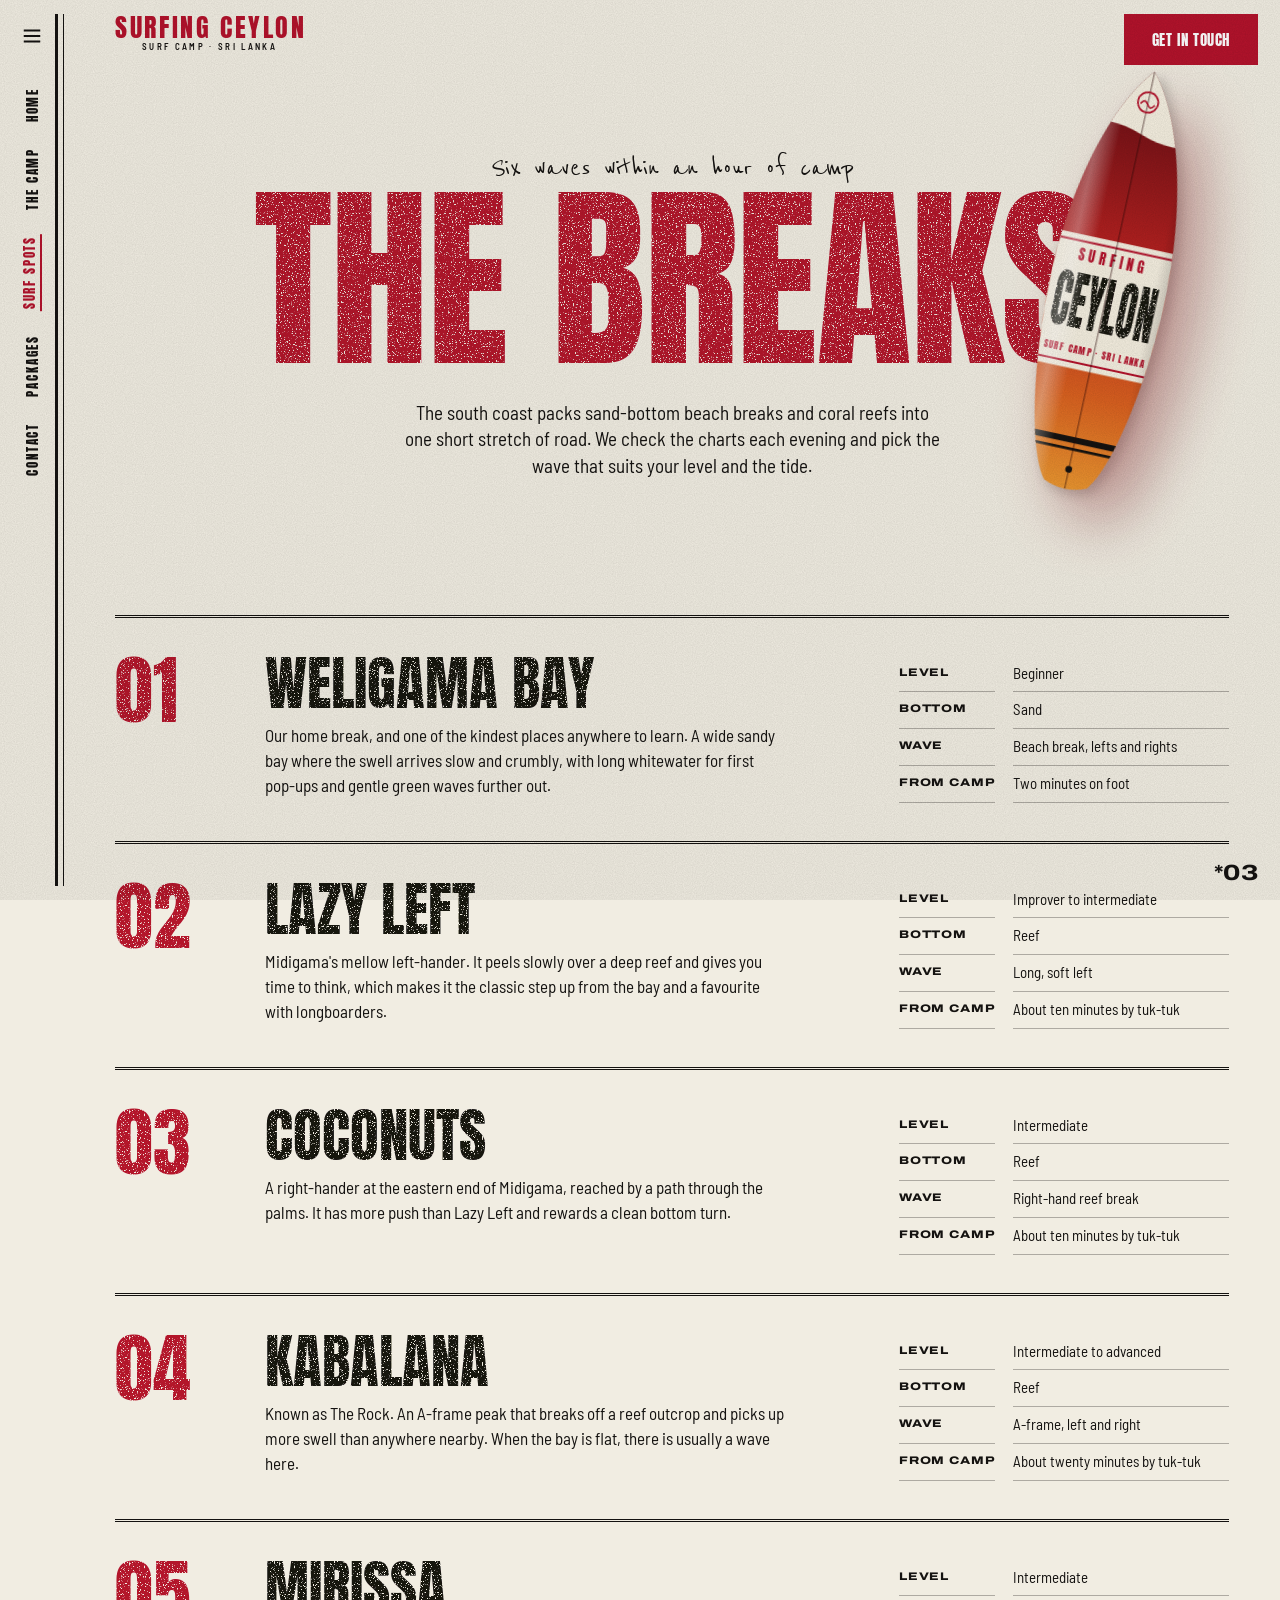
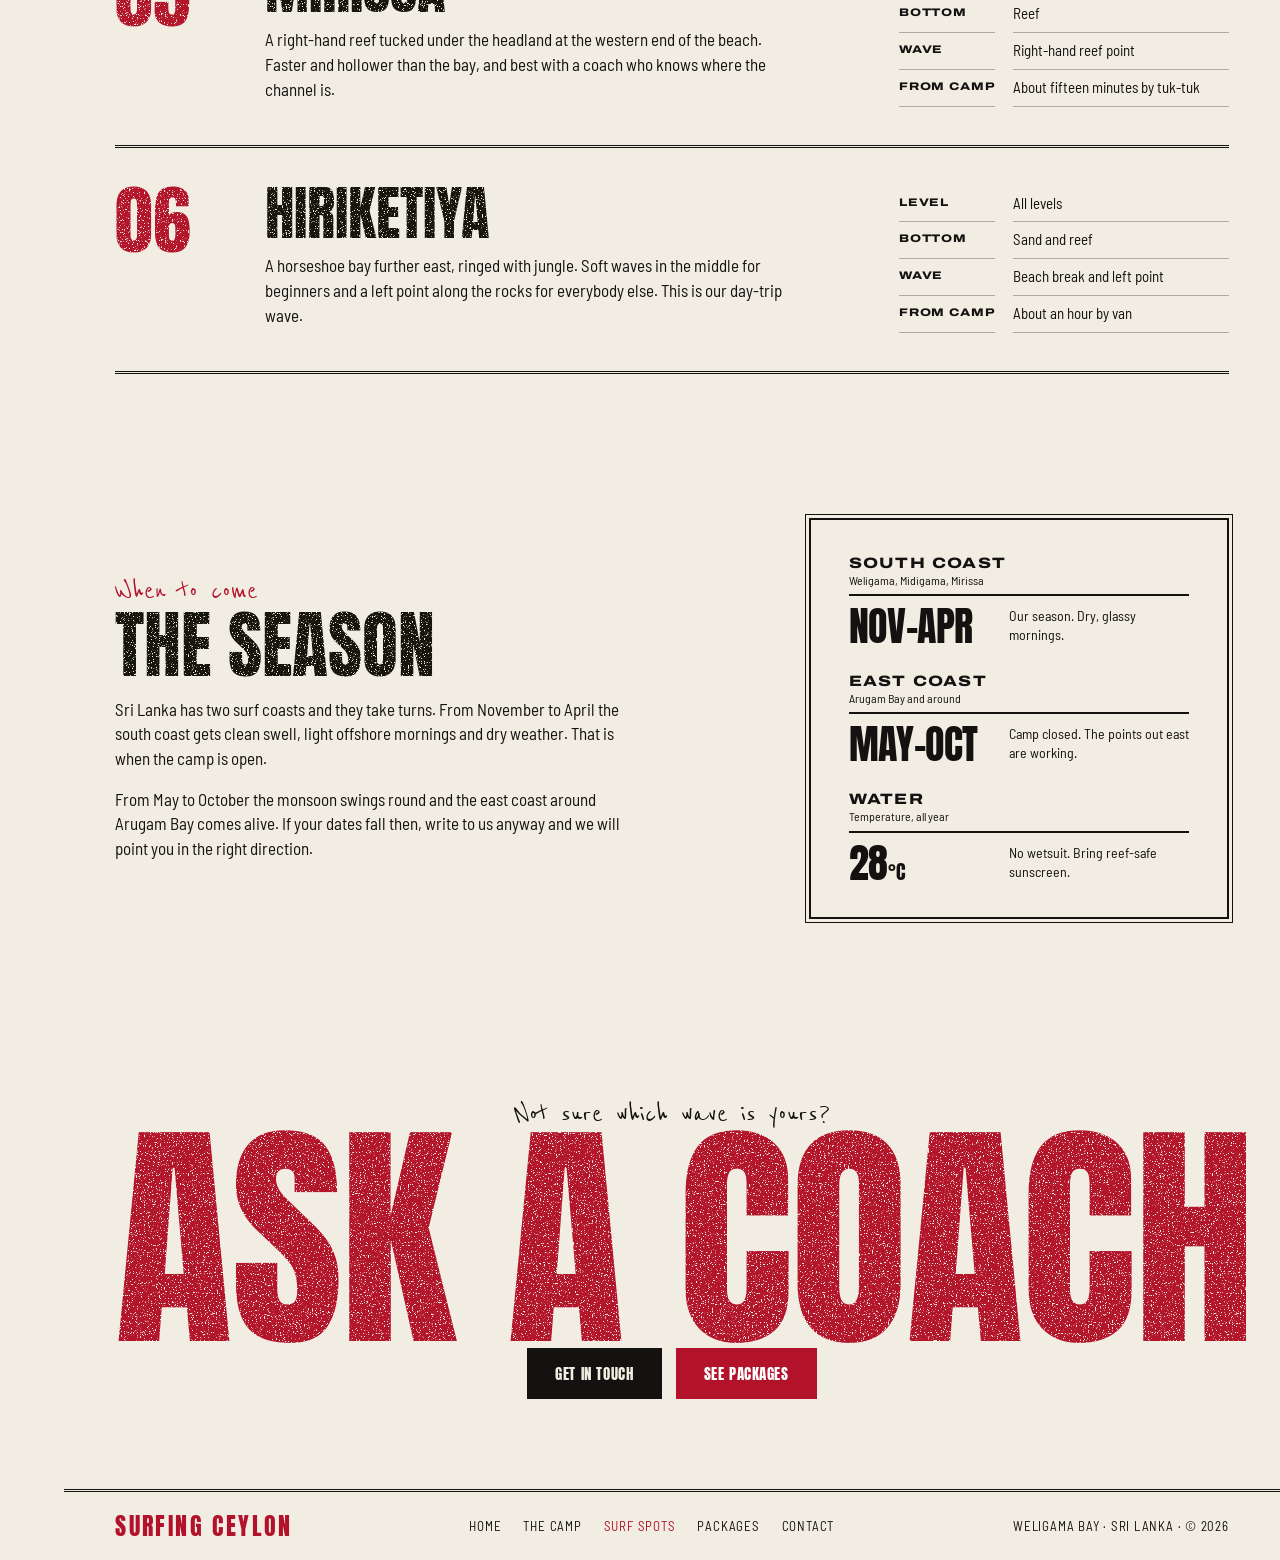
<file: spots.html>
<!DOCTYPE html>
<html lang="en">
<head>
<meta charset="utf-8">
<meta name="viewport" content="width=device-width, initial-scale=1">
<title>Surf Spots — Surfing Ceylon</title>
<meta name="description" content="The surf breaks we ride from Weligama: Weligama Bay, Midigama, Kabalana, Mirissa and Hiriketiya, with levels, tides and the south coast season.">
<link rel="preconnect" href="https://fonts.googleapis.com">
<link rel="preconnect" href="https://fonts.gstatic.com" crossorigin>
<link href="https://fonts.googleapis.com/css2?family=Anton&family=Archivo:wdth,wght@125,800&family=Barlow+Semi+Condensed:wght@400;500;600&family=Reenie+Beanie&display=swap" rel="stylesheet">
<link rel="stylesheet" href="css/style.css">
<script>
/* page slide: decide the arrival direction before anything is painted */
(function (d) {
  d.classList.add('enter');
  try { if (sessionStorage.getItem('sc_dir') === 'left') d.classList.add('from-left'); } catch (e) {}
})(document.documentElement);
</script>
</head>
<body data-page="spots">

<main>
  <!-- board that rides a curved path down the page as you scroll (see "path board" in js/site.js) -->
  <div class="hero-obj obj-board path-board" id="pathBoard" aria-hidden="true"><svg class="view-top" viewBox="0 0 220 640"><use href="#board"/></svg><svg class="view-side" viewBox="0 0 220 640"><use href="#board-side"/></svg></div>
  <section class="page-hero">
    <p class="script">Six waves within an hour of camp</p>
    <h1 class="mega red rough">The Breaks</h1>
    <p class="intro">The south coast packs sand-bottom beach breaks and coral reefs into one short stretch of road. We check the charts each evening and pick the wave that suits your level and the tide.</p>
  </section>

  <section class="band over-board">
    <ol class="spot-list">
      <li class="spot-row">
        <span class="num rough">01</span>
        <div>
          <h2 class="display rough">Weligama Bay</h2>
          <p>Our home break, and one of the kindest places anywhere to learn. A wide sandy bay where the swell arrives slow and crumbly, with long whitewater for first pop-ups and gentle green waves further out.</p>
        </div>
        <dl class="facts">
          <dt>Level</dt><dd>Beginner</dd>
          <dt>Bottom</dt><dd>Sand</dd>
          <dt>Wave</dt><dd>Beach break, lefts and rights</dd>
          <dt>From camp</dt><dd>Two minutes on foot</dd>
        </dl>
      </li>
      <li class="spot-row">
        <span class="num rough">02</span>
        <div>
          <h2 class="display rough">Lazy Left</h2>
          <p>Midigama's mellow left-hander. It peels slowly over a deep reef and gives you time to think, which makes it the classic step up from the bay and a favourite with longboarders.</p>
        </div>
        <dl class="facts">
          <dt>Level</dt><dd>Improver to intermediate</dd>
          <dt>Bottom</dt><dd>Reef</dd>
          <dt>Wave</dt><dd>Long, soft left</dd>
          <dt>From camp</dt><dd>About ten minutes by tuk-tuk</dd>
        </dl>
      </li>
      <li class="spot-row">
        <span class="num rough">03</span>
        <div>
          <h2 class="display rough">Coconuts</h2>
          <p>A right-hander at the eastern end of Midigama, reached by a path through the palms. It has more push than Lazy Left and rewards a clean bottom turn.</p>
        </div>
        <dl class="facts">
          <dt>Level</dt><dd>Intermediate</dd>
          <dt>Bottom</dt><dd>Reef</dd>
          <dt>Wave</dt><dd>Right-hand reef break</dd>
          <dt>From camp</dt><dd>About ten minutes by tuk-tuk</dd>
        </dl>
      </li>
      <li class="spot-row">
        <span class="num rough">04</span>
        <div>
          <h2 class="display rough">Kabalana</h2>
          <p>Known as The Rock. An A-frame peak that breaks off a reef outcrop and picks up more swell than anywhere nearby. When the bay is flat, there is usually a wave here.</p>
        </div>
        <dl class="facts">
          <dt>Level</dt><dd>Intermediate to advanced</dd>
          <dt>Bottom</dt><dd>Reef</dd>
          <dt>Wave</dt><dd>A-frame, left and right</dd>
          <dt>From camp</dt><dd>About twenty minutes by tuk-tuk</dd>
        </dl>
      </li>
      <li class="spot-row">
        <span class="num rough">05</span>
        <div>
          <h2 class="display rough">Mirissa</h2>
          <p>A right-hand reef tucked under the headland at the western end of the beach. Faster and hollower than the bay, and best with a coach who knows where the channel is.</p>
        </div>
        <dl class="facts">
          <dt>Level</dt><dd>Intermediate</dd>
          <dt>Bottom</dt><dd>Reef</dd>
          <dt>Wave</dt><dd>Right-hand reef point</dd>
          <dt>From camp</dt><dd>About fifteen minutes by tuk-tuk</dd>
        </dl>
      </li>
      <li class="spot-row">
        <span class="num rough">06</span>
        <div>
          <h2 class="display rough">Hiriketiya</h2>
          <p>A horseshoe bay further east, ringed with jungle. Soft waves in the middle for beginners and a left point along the rocks for everybody else. This is our day-trip wave.</p>
        </div>
        <dl class="facts">
          <dt>Level</dt><dd>All levels</dd>
          <dt>Bottom</dt><dd>Sand and reef</dd>
          <dt>Wave</dt><dd>Beach break and left point</dd>
          <dt>From camp</dt><dd>About an hour by van</dd>
        </dl>
      </li>
    </ol>
  </section>

  <section class="band over-board split">
    <div class="copy">
      <p class="script">When to come</p>
      <h2 class="display rough">The season</h2>
      <p>Sri Lanka has two surf coasts and they take turns. From November to April the south coast gets clean swell, light offshore mornings and dry weather. That is when the camp is open.</p>
      <p>From May to October the monsoon swings round and the east coast around Arugam Bay comes alive. If your dates fall then, write to us anyway and we will point you in the right direction.</p>
    </div>
    <div class="spec">
      <div class="stat">
        <h3>South coast</h3>
        <p class="stat-sub">Weligama, Midigama, Mirissa</p>
        <div class="stat-row wide-num"><strong>Nov–Apr</strong><span>Our season. Dry, glassy mornings.</span></div>
      </div>
      <div class="stat">
        <h3>East coast</h3>
        <p class="stat-sub">Arugam Bay and around</p>
        <div class="stat-row wide-num"><strong>May–Oct</strong><span>Camp closed. The points out east are working.</span></div>
      </div>
      <div class="stat">
        <h3>Water</h3>
        <p class="stat-sub">Temperature, all year</p>
        <div class="stat-row wide-num"><strong>28<small>°C</small></strong><span>No wetsuit. Bring reef-safe sunscreen.</span></div>
      </div>
    </div>
  </section>

  <section class="book">
    <p class="script">Not sure which wave is yours?</p>
    <h2 class="mega red rough wide">Ask a coach</h2>
    <div class="book-actions">
      <a class="btn btn-black" href="contact.html">Get in touch</a>
      <a class="btn btn-red" href="packages.html">See packages</a>
    </div>
  </section>
</main>

<script src="js/site.js"></script>
</body>
</html>
</file>
<file: css/style.css>
:root {
  --paper: #f1ede2;
  --ink: #141210;
  --red: #b3122b;
  --rail: 64px;
  --pad: clamp(20px, 4vw, 56px);
  --gap: clamp(200px, 23vw, 310px); /* centre lane kept clear for the board */
}

* { box-sizing: border-box; margin: 0; }
html { scroll-behavior: smooth; overflow-x: hidden; overflow-x: clip; }
body {
  background: var(--paper);
  color: var(--ink);
  font: 400 17px/1.45 "Barlow Semi Condensed", "Arial Narrow", sans-serif;
  padding-left: var(--rail);
  overflow-x: hidden;   /* older browsers */
  overflow-x: clip;     /* nothing may widen the page: no sideways scroll, no zoomed-out phone view */
}
/* paper grain */
body::before {
  content: "";
  position: fixed; inset: 0; z-index: 50; pointer-events: none;
  background: url("data:image/svg+xml,%3Csvg xmlns='http://www.w3.org/2000/svg' width='220' height='220'%3E%3Cfilter id='n'%3E%3CfeTurbulence type='fractalNoise' baseFrequency='.9' numOctaves='2'/%3E%3CfeColorMatrix values='0 0 0 0 0 0 0 0 0 0 0 0 0 0 0 0 0 0 .5 0'/%3E%3C/filter%3E%3Crect width='220' height='220' filter='url(%23n)'/%3E%3C/svg%3E");
  opacity: .22; mix-blend-mode: multiply;
}
.defs { position: absolute; }
a { color: inherit; }
.sr-only { position: absolute; width: 1px; height: 1px; overflow: hidden; clip-path: inset(50%); }

/* ---------- type ---------- */
.mega, .display, .btn, .logo-name, .menu a, .splat h3, .price, .stat strong, .lineup b {
  font-family: Anton, Impact, "Arial Narrow Bold", sans-serif;
  font-weight: 400; text-transform: uppercase;
}
.mega { font-size: clamp(64px, 15.5vw, 250px); line-height: .9; text-align: center; letter-spacing: -.01em; }
.mega.wide { font-size: clamp(64px, 19vw, 320px); white-space: nowrap; }
.display { font-size: clamp(46px, 5.8vw, 96px); line-height: .95; }
.red { color: var(--red); }
.rough { filter: url(#rough); }
.script { font: 400 clamp(26px, 2.4vw, 34px)/1 "Reenie Beanie", "Segoe Script", cursive; }

.btn {
  display: inline-block; padding: 13px 26px 12px;
  font-size: 15px; letter-spacing: .04em; text-decoration: none;
  border: 2px solid var(--ink); transition: transform .15s, background .15s, color .15s;
}
.btn:hover { transform: translate(-2px, -2px); }
.btn-black { background: var(--ink); color: var(--paper); }
.btn-black:hover { background: var(--paper); color: var(--ink); }
.btn-red { background: var(--red); border-color: var(--red); color: #fff; }
.btn-red:hover { background: var(--paper); color: var(--red); }
:focus-visible { outline: 3px solid var(--red); outline-offset: 3px; }

/* ---------- chrome ---------- */
.rail {
  position: fixed; left: 0; top: 0; bottom: 0; width: var(--rail); z-index: 30;
  display: flex; flex-direction: column; align-items: center; gap: 14px; padding-top: 16px;
}
.rail::after { /* double rule */
  content: ""; position: absolute; right: 0; top: 14px; bottom: 14px; width: 5px;
  border-left: 3px solid var(--ink); border-right: 1px solid var(--ink);
}
.rail-btn {
  width: 40px; height: 40px; display: grid; place-items: center;
  background: none; border: 0; color: var(--ink); cursor: pointer;
}
.rail-btn:hover { color: var(--red); }

.top {
  position: fixed; left: var(--rail); right: 0; top: 0; z-index: 20;
  display: flex; justify-content: space-between; align-items: flex-start;
  padding: 14px 22px 0 var(--pad); pointer-events: none;
}
.top > * { pointer-events: auto; }
.logo { text-decoration: none; color: var(--red); display: grid; text-align: center; }
.logo-name { font-size: 26px; line-height: 1; letter-spacing: .1em; margin-right: -.1em; white-space: nowrap; }
.logo-sub { font: 600 9px/1.6 "Barlow Semi Condensed", sans-serif; letter-spacing: .26em; text-transform: uppercase; color: var(--ink); }

.menu {
  position: fixed; inset: 0 auto 0 0; width: min(420px, 100vw); z-index: 40;
  background: var(--paper); border-right: 3px double var(--ink);
  padding: 22px 34px; display: flex; flex-direction: column; gap: 6px;
  transform: translateX(-102%); transition: transform .3s ease, visibility .3s; visibility: hidden;
}
.menu[hidden] { display: flex; }
.menu.open { transform: none; visibility: visible; }
.menu a { font-size: 46px; line-height: 1.12; text-decoration: none; }
.menu a:hover { color: var(--red); }
.menu-close { align-self: flex-start; background: none; border: 0; cursor: pointer; font: 600 14px "Barlow Semi Condensed", sans-serif; letter-spacing: .12em; text-transform: uppercase; margin-bottom: 26px; padding: 8px 0; }
.menu .script { margin-top: auto; color: var(--red); }

/* ---------- the board ---------- */
.board {
  position: fixed; left: 0; top: 0; z-index: 10; pointer-events: none;
  height: min(80vh, 780px); aspect-ratio: 220 / 640;
  will-change: transform; transform-origin: 50% 50%;
  filter: drop-shadow(34px 26px 34px rgba(150, 20, 28, .34)) drop-shadow(6px 4px 6px rgba(20, 18, 16, .25));
  opacity: 0;
}
.board.ready { opacity: 1; }
.board svg { width: 100%; height: 100%; display: block; }

/* ---------- layout ---------- */
main { position: relative; overflow-x: clip; }   /* keeps the travelling board and sliding sections inside the page */
section { padding-inline: var(--pad); position: relative; }
.tri { display: grid; grid-template-columns: minmax(0, 1fr) var(--gap) minmax(0, 1fr); align-items: center; }

.hero { min-height: 72vh; padding-top: 12vh; }
.hero-note { position: absolute; right: var(--pad); bottom: 3vh; transform: rotate(-3deg); }

.camp { min-height: 100vh; padding-block: 12vh; }
.camp .col-l { max-width: 400px; }
.camp .col-l .script { margin-bottom: 18px; }
.camp .col-l > p:not(.script) { margin: 22px 0 26px; }
.camp .col-r { justify-self: end; width: min(100%, 360px); }

.spec { border: 2px solid var(--ink); outline: 1px solid var(--ink); outline-offset: 3px; padding: 34px 38px; }
.stat + .stat { margin-top: 26px; }
.stat h3, .pack h3 { font: 800 15px/1.2 Archivo, sans-serif; font-stretch: 125%; letter-spacing: .08em; text-transform: uppercase; }
.stat-sub { font-size: 12px; border-bottom: 2px solid var(--ink); padding-bottom: 5px; }
.stat-row { display: grid; grid-template-columns: 96px 1fr; gap: 10px; align-items: center; padding-top: 10px; font-size: 14px; line-height: 1.35; }
.stat strong { font-size: 50px; line-height: 1; letter-spacing: -.01em; }
.stat strong small { font-size: .5em; }
.stat a { font-weight: 600; font-size: 11px; text-transform: uppercase; letter-spacing: .04em; white-space: nowrap; }

.salt { padding-bottom: 8vh; }
.salt .mega { margin-bottom: 2vh; }
.salt .tri { align-items: start; }
.print { max-width: 340px; }
.print svg { display: block; width: 100%; border: 2px solid var(--ink); }
.print figcaption { margin-top: 10px; transform: rotate(-2deg); transform-origin: left; }
.prose { justify-self: end; max-width: 360px; font-size: 15px; }
.prose .lead { font-weight: 600; font-size: 17px; line-height: 1.35; }
.prose h3 { font: 800 13px/1.2 Archivo, sans-serif; font-stretch: 125%; letter-spacing: .08em; text-transform: uppercase; margin: 26px 0 8px; }
.day { list-style: none; padding: 0; margin-bottom: 18px; border-top: 2px solid var(--ink); }
.day li { display: grid; grid-template-columns: 62px 1fr; padding: 5px 0; border-bottom: 1px solid rgba(20, 18, 16, .3); }
.day b { font-weight: 600; }

.spots { min-height: 108vh; }
.splat { position: absolute; width: clamp(300px, 34vw, 470px); aspect-ratio: 1; color: #fff; text-align: center; }
.splat svg { position: absolute; inset: 0; width: 100%; height: 100%; overflow: visible; fill: var(--red); }
.splat-txt { position: absolute; left: 58%; top: 42%; transform: translate(-50%, -50%); width: 48%; font-size: clamp(13px, 1.2vw, 17px); line-height: 1.3; }
.splat h3 { font-size: clamp(20px, 2vw, 28px); line-height: 1.1; display: inline-block; border-bottom: 2px solid currentColor; margin-bottom: 8px; letter-spacing: .02em; }
.s1 { left: 3%; top: 4vh; }
.s2 { left: 15%; top: 44vh; width: clamp(280px, 30vw, 420px); }
.s2 svg { transform: rotate(-14deg); }
.s3 { right: 1%; top: 22vh; width: clamp(340px, 40vw, 560px); }
.s3 svg { fill: var(--ink); transform: rotate(10deg); }
.s3 .splat-txt { left: 57%; top: 43%; }
.coconut { position: absolute; left: 2%; bottom: -6vh; width: clamp(180px, 22vw, 320px); transform: rotate(-16deg); filter: drop-shadow(26px 22px 28px rgba(150, 60, 10, .35)); z-index: 2; }

.quiver { padding-block: 14vh 10vh; text-align: center; }
.quiver .display { margin-top: 4px; }
.lineup { list-style: none; padding: 0; margin: 5vh auto 0; display: flex; justify-content: center; align-items: flex-end; gap: clamp(18px, 4.5vw, 70px); --unit: clamp(250px, 46vh, 400px); }
.lineup li { display: grid; justify-items: center; font-size: 13px; line-height: 1.3; }
.lineup li > svg { height: calc(var(--unit) * var(--h)); width: auto; display: block; margin-bottom: 14px; filter: drop-shadow(10px 8px 10px rgba(20, 18, 16, .22)); }
.lineup b { font-size: 17px; letter-spacing: .03em; }
.slot { height: var(--unit); aspect-ratio: 220 / 640; margin-bottom: 14px; }
.slot svg { width: 100%; height: 100%; visibility: hidden; }
.quiver-note { margin-top: 5vh; font-weight: 600; }

.packages { padding-block: 10vh; text-align: center; }
.pack-grid { display: grid; grid-template-columns: repeat(3, minmax(0, 1fr)); gap: 34px; margin-top: 6vh; text-align: left; align-items: stretch; }
.pack { display: flex; flex-direction: column; position: relative; }
.pack h3 { font-size: 18px; }
.price { font-size: 76px; line-height: 1; margin: 18px 0 14px; filter: url(#rough); }
.price::before { content: "from"; display: block; font: 600 12px "Barlow Semi Condensed", sans-serif; letter-spacing: .12em; }
.pack ul { padding: 0; list-style: none; margin-bottom: 26px; }
.pack li { padding: 7px 0; border-bottom: 1px solid rgba(20, 18, 16, .3); font-size: 15px; }
.pack .btn { margin-top: auto; align-self: flex-start; }
.featured { background: var(--ink); color: var(--paper); }
.featured .stat-sub { border-color: var(--paper); }
.featured li { border-color: rgba(241, 237, 226, .3); }
.featured .price { color: #fff; filter: none; }
.tag { position: absolute; right: 22px; top: -16px; background: var(--red); color: #fff; padding: 4px 14px 2px; transform: rotate(4deg); }

.book { padding-block: 12vh 10vh; text-align: center; }
.book-copy { max-width: 420px; margin: 3vh auto; font-size: 18px; }
.book-actions { display: flex; gap: 14px; justify-content: center; flex-wrap: wrap; }

.foot { display: flex; flex-wrap: wrap; gap: 10px 30px; justify-content: space-between; align-items: center; padding: 22px var(--pad); border-top: 3px double var(--ink); font-size: 13px; letter-spacing: .06em; text-transform: uppercase; }
.foot .logo-name { color: var(--red); font-size: 24px; }

/* ---------- small screens: the board stays in the hero ---------- */
@media (max-width: 900px) {
  :root { --rail: 0px; }
  .rail { width: auto; bottom: auto; padding: 10px 0 0 8px; z-index: 31; }
  .rail::after { display: none; }
  .top { padding-left: 58px; }
  .logo-name { font-size: 19px; }
  .top .btn { padding: 10px 14px 9px; font-size: 13px; }
  .board { position: absolute; left: 50%; top: 13vh; height: 62vh; transform: translateX(-50%) rotate(14deg) !important; opacity: 1; }
  .hero { min-height: 84vh; padding-top: 18vh; }
  .hero-note { left: var(--pad); right: auto; }
  .tri { grid-template-columns: 1fr; gap: 40px; }
  .col-c { display: none; }
  .camp { padding-block: 8vh; }
  .camp .col-r, .prose { justify-self: stretch; width: auto; max-width: none; }
  .spots { min-height: 0; padding-block: 4vh 30vh; display: grid; justify-items: center; }
  .splat { position: relative; inset: auto; width: min(100%, 400px); margin-bottom: -40px; }
  .coconut { width: 170px; bottom: 2vh; }
  .lineup { flex-wrap: wrap; --unit: 230px; gap: 26px 22px; }
  .slot svg { visibility: visible; }
  .pack-grid { grid-template-columns: 1fr; }
}

@media (prefers-reduced-motion: reduce) {
  html { scroll-behavior: auto; }
  .btn, .menu { transition: none; }
}

/* =====================================================================
   Multi-page additions: rail tabs, inner-page heroes, shared blocks
   ===================================================================== */
.rail-nav { display: flex; flex-direction: column; align-items: center; gap: 22px; margin-top: 16px; }
.rail-nav a {
  writing-mode: vertical-rl; transform: rotate(180deg);
  font: 400 13px/1 Anton, Impact, sans-serif; letter-spacing: .14em; text-transform: uppercase;
  text-decoration: none; padding: 2px 0;
}
.rail-nav a:hover { color: var(--red); }
.rail-nav a[aria-current], .menu a[aria-current], .foot-nav a[aria-current] { color: var(--red); }
.rail-nav a[aria-current] { border-left: 2px solid var(--red); padding-left: 4px; }
@media (max-height: 640px) { .rail-nav { display: none; } }

.foot-nav { display: flex; flex-wrap: wrap; gap: 6px 22px; }
.foot-nav a { text-decoration: none; }
.foot-nav a:hover { color: var(--red); }

.more { margin-top: 20px; }
.spots-more { position: absolute; right: var(--pad); bottom: 7vh; z-index: 3; }

/* inner-page hero */
.page-hero { padding-top: 17vh; padding-bottom: 7vh; text-align: center; }
.page-hero .script { margin-bottom: 6px; }
.page-hero .intro { max-width: 540px; margin: 3.5vh auto 0; font-size: 19px; line-height: 1.4; }
.hero-obj { position: absolute; z-index: 3; pointer-events: none; }
.obj-board { right: 7%; top: 7vh; height: min(58vh, 520px, 34vw); aspect-ratio: 220 / 640; transform: rotate(15deg);
  filter: drop-shadow(30px 24px 30px rgba(150, 20, 28, .34)) drop-shadow(6px 4px 6px rgba(20, 18, 16, .25)); }
.obj-board.flip { right: auto; left: 7%; transform: rotate(-15deg); }
.obj-board svg { width: 100%; height: 100%; display: block; }
.obj-coconut { right: 6%; top: 20vh; width: clamp(150px, 17vw, 250px); transform: rotate(14deg);
  filter: drop-shadow(26px 22px 28px rgba(150, 60, 10, .35)); }
.obj-coconut.left { right: auto; left: 6%; transform: rotate(-16deg); }

/* shared blocks */
.band { padding-block: 8vh; }
.band.narrow { max-width: 860px; margin-inline: auto; }
.split { display: grid; grid-template-columns: minmax(0, 1fr) minmax(0, 1fr); gap: clamp(30px, 7vw, 110px); align-items: center; }
.split.start { align-items: start; }
.section-head { text-align: center; }
.copy > p:not(.script) { margin-top: 16px; max-width: 520px; }
.copy .display { margin-top: 4px; }
.copy .script { color: var(--red); }
.lead { font-weight: 600; font-size: 20px; line-height: 1.35; }
.wide-print { max-width: none; }
.mega.mid { font-size: clamp(54px, 12vw, 200px); }
.food .split { margin-top: 5vh; }
.fine { margin-top: 30px; font-size: 14px; text-align: center; }
.split > .spec { justify-self: end; width: min(100%, 420px); }
.copy .day { margin-top: 22px; max-width: 460px; font-size: 16px; }
.stat-row.wide-num { grid-template-columns: 150px 1fr; }
.stat-row.wide-num strong { font-size: 40px; }
.pack:not(:has(.btn)) ul { margin-bottom: 0; }
.pack:not(:has(.price)) ul { margin-top: 16px; }

/* surf spot list */
.spot-list { list-style: none; padding: 0; border-bottom: 3px double var(--ink); }
.spot-row { display: grid; grid-template-columns: 110px minmax(0, 1fr) minmax(0, 330px); gap: 10px 40px; align-items: start; padding: 38px 0; border-top: 3px double var(--ink); }
.spot-row .num { font: 400 76px/0.9 Anton, Impact, sans-serif; color: var(--red); }
.spot-row .display { font-size: clamp(40px, 4.6vw, 72px); }
.spot-row p { margin-top: 12px; max-width: 520px; }
.facts { display: grid; grid-template-columns: auto 1fr; gap: 0 18px; font-size: 15px; }
.facts dt, .facts dd { padding: 7px 0; border-bottom: 1px solid rgba(20, 18, 16, .3); margin: 0; }
.facts dt, .contact-list b, .enquiry label { font: 800 11px/1.7 Archivo, sans-serif; font-stretch: 125%; letter-spacing: .08em; text-transform: uppercase; }

/* lists */
.ticks, .price-list, .contact-list { list-style: none; padding: 0; margin-top: 22px; border-top: 2px solid var(--ink); }
.ticks li, .price-list li, .contact-list li { padding: 9px 0; border-bottom: 1px solid rgba(20, 18, 16, .3); }
.ticks li { padding-left: 28px; position: relative; }
.ticks li::before { content: "~"; position: absolute; left: 2px; top: 3px; color: var(--red); font: 400 26px/1 Anton, sans-serif; }
.price-list li { display: flex; justify-content: space-between; gap: 20px; align-items: baseline; }
.price-list b { font: 400 22px/1 Anton, Impact, sans-serif; }
.contact-list li { display: grid; grid-template-columns: 120px 1fr; gap: 12px; align-items: baseline; font-size: 18px; }
.contact-list a:hover { color: var(--red); }

/* faq */
.faq { border-bottom: 2px solid var(--ink); }
.faq:first-of-type { border-top: 2px solid var(--ink); margin-top: 5vh; }
.faq summary { cursor: pointer; list-style: none; padding: 18px 40px 16px 0; position: relative; font: 400 clamp(20px, 2.1vw, 26px)/1.2 Anton, Impact, sans-serif; text-transform: uppercase; letter-spacing: .02em; }
.faq summary::-webkit-details-marker { display: none; }
.faq summary::after { content: "+"; position: absolute; right: 4px; top: 12px; font-size: 32px; color: var(--red); }
.faq[open] summary::after { content: "–"; }
.faq summary:hover { color: var(--red); }
.faq p { padding: 0 40px 20px 0; max-width: 640px; }

/* fully-booked popup */
.bookable { cursor: pointer; transition: transform .15s; }
.bookable:hover { transform: translateY(-4px); }
.full {
  margin: auto; width: min(480px, calc(100vw - 32px)); padding: 40px 34px 34px;
  background: var(--paper); color: var(--ink); text-align: center;
  border: 2px solid var(--ink); box-shadow: 0 0 0 4px var(--paper), 0 0 0 5px var(--ink), 14px 16px 0 5px var(--red);
  overflow: visible;
}
.full::backdrop { background: rgba(20, 18, 16, .66); }
.full .display { font-size: clamp(44px, 9vw, 68px); margin: 6px 0 16px; }
.full-copy { margin: 0 auto 24px; max-width: 340px; }
.full-x { position: absolute; right: 8px; top: 6px; width: 40px; height: 40px; background: none; border: 0; font-size: 18px; cursor: pointer; color: var(--ink); }
.full-x:hover { color: var(--red); }
.full .btn { cursor: pointer; }
@media (prefers-reduced-motion: reduce) { .bookable { transition: none; } }

/* =====================================================================
   Motion: hero entrances, scroll reveals, small hovers
   ===================================================================== */
:root { --ease: cubic-bezier(.2, .7, .2, 1); --snap: cubic-bezier(.7, 0, .2, 1); }

/* hero entrances */
@keyframes rise { from { opacity: 0; translate: 0 26px; } }

/* ---------- page slide ----------
   Pages pan sideways like slides. The new page arrives from the right (or from the
   left when going back to an earlier tab), and the old one leaves the other way.
   Headline, small text and artwork each travel a different distance, which gives
   the layered, parallax feel. Classes are set by the inline script in each page's
   <head> (arriving) and by site.js (leaving). --sx is the direction: 1 right, -1 left. */
html.enter { --sx: 1; }
html.enter.from-left { --sx: -1; }
html.leaving { --sx: -1; }
html.leaving.to-right { --sx: 1; }

@keyframes pan-in  { from { transform: translateX(calc(var(--sx) * 100vw)); } }
@keyframes lag-in  { from { translate: calc(var(--sx) * var(--lag)) 0; } }
@keyframes pan-out { to   { transform: translateX(calc(var(--sx) * 100vw)); } }
@keyframes lag-out { to   { translate: calc(var(--sx) * var(--lag)) 0; } }

html.enter main > section, html.enter .foot { animation: pan-in 1.05s var(--snap) backwards; }
html.enter :is(.hero, .page-hero) .mega { --lag: 55vw; animation: lag-in 1.3s var(--snap) backwards; }
html.enter :is(.page-hero .script, .page-hero .intro, .hero-note) { --lag: 24vw; animation: lag-in 1.2s var(--snap) backwards; }
html.enter .hero-obj { --lag: 70vw; animation: lag-in 1.45s var(--snap) backwards; }
html.enter .board svg { --lag: 150vw; animation: lag-in 1.45s var(--snap) backwards; }

html.leaving main > section, html.leaving .foot { animation: pan-out .6s cubic-bezier(.6, 0, .9, .3) forwards; }
html.leaving :is(.hero, .page-hero) .mega { --lag: 40vw; animation: lag-out .6s cubic-bezier(.6, 0, .9, .3) forwards; }
html.leaving :is(.hero-obj, .display, .spec, .print) { --lag: 22vw; animation: lag-out .6s cubic-bezier(.6, 0, .9, .3) forwards; }
html.leaving .board svg { --lag: 150vw; animation: lag-out .6s cubic-bezier(.6, 0, .9, .3) forwards; }

/* path board (Packages page): site.js moves it along a curve as the page scrolls.
   It sits above the page but below the package cards, so it slides behind them. */
@media (min-width: 901px) {
  .obj-board.path-board { left: 0; top: 0; right: auto; z-index: 1; transform-origin: 50% 50%; will-change: transform; }
  .over-board { z-index: 2; }
  .over-board .spec:not(.featured) { background: var(--paper); }
}
html.enter .path-board, html.leaving .path-board { --lag: 150vw; }
@media (max-width: 900px) { .path-board.desk-only { display: none; } }   /* pages whose phone header already has the coconut */
.path-board .view-side { position: absolute; inset: 0; opacity: 0; }   /* side profile, faded in by site.js after the last bend */

/* page number, bottom right: rolls from the last page's number to this one */
.pager {
  position: fixed; right: 22px; bottom: 16px; z-index: 20; pointer-events: none;
  font: 800 22px/1 Archivo, sans-serif; font-stretch: 125%; letter-spacing: .02em;
}
.pager-roll { display: inline-block; height: 1em; overflow: hidden; vertical-align: bottom; }
.pager-roll i { display: block; font-style: normal; animation: roll-up .9s var(--snap) .3s both; }
.pager-roll.down i { animation-name: roll-down; }
@keyframes roll-up { from { translate: 0 0; } to { translate: 0 -1em; } }
@keyframes roll-down { from { translate: 0 -1em; } to { translate: 0 0; } }
@media (max-width: 900px) { .pager { font-size: 15px; right: 12px; bottom: 10px; } }

/* scroll reveals (classes are added by site.js, so nothing is hidden without it) */
.js-anim .reveal {
  opacity: 0; translate: 0 30px;
  transition: opacity .7s var(--ease), translate .7s var(--ease), scale .7s var(--ease), transform .15s;
  transition-delay: var(--d, 0ms), var(--d, 0ms), var(--d, 0ms), 0s;
}
.js-anim .mega.reveal { translate: none; scale: 1.1; }
.js-anim .splat.reveal { translate: none; scale: .45; transition-timing-function: ease, ease, cubic-bezier(.3, 1.5, .5, 1), ease; }
.js-anim .spot-row.reveal { translate: -36px 0; }
.js-anim .reveal.in { opacity: 1; translate: none; scale: 1; }

/* small hovers */
.lineup li > svg, .slot { transition: translate .25s var(--ease), rotate .25s var(--ease); }
.lineup li:hover > svg { translate: 0 -12px; rotate: 3deg; }
.spot-row .num { transition: translate .25s var(--ease); }
.spot-row:hover .num { translate: 8px 0; }
.rail-nav a, .foot-nav a, .menu a { transition: color .15s, translate .2s var(--ease); }
.menu a:hover { translate: 10px 0; }
.menu.open a { animation: rise .45s var(--ease) both; }
.menu.open a:nth-of-type(2) { animation-delay: .05s; }
.menu.open a:nth-of-type(3) { animation-delay: .1s; }
.menu.open a:nth-of-type(4) { animation-delay: .15s; }
.menu.open a:nth-of-type(5) { animation-delay: .2s; }

/* popup */
.full[open] { animation: pop .4s cubic-bezier(.3, 1.4, .5, 1) both; }
.full[open]::backdrop { animation: fade .3s both; }
@keyframes pop { from { opacity: 0; scale: .8; rotate: -3deg; } }
@keyframes fade { from { opacity: 0; } }

@media (prefers-reduced-motion: reduce) {
  html.enter main > section, html.enter .foot, html.leaving main > section, html.leaving .foot, .pager-roll i,
  .display, .spec, .print,
  .hero .mega, .page-hero .mega, .page-hero .script, .page-hero .intro, .hero-note, .hero-obj, .board svg,
  .menu.open a, .full[open], .full[open]::backdrop { animation: none; }
  .lineup li > svg, .spot-row .num, .menu a { transition: none; translate: none; rotate: none; }
}

/* enquiry form */
.enquiry { display: grid; gap: 16px; }
.enquiry h3 { font: 800 16px/1.2 Archivo, sans-serif; font-stretch: 125%; letter-spacing: .08em; text-transform: uppercase; }
.enquiry .stat-sub { margin-top: -12px; }
.enquiry label { display: grid; gap: 5px; }
.enquiry input, .enquiry select, .enquiry textarea {
  font: 400 17px/1.3 "Barlow Semi Condensed", sans-serif; letter-spacing: 0; text-transform: none;
  color: var(--ink); background: rgba(255, 255, 255, .45); border: 2px solid var(--ink); border-radius: 0; padding: 10px 12px; width: 100%;
}
.enquiry textarea { resize: vertical; }
.enquiry input:focus, .enquiry select:focus, .enquiry textarea:focus { outline: 3px solid var(--red); outline-offset: 1px; }
.enquiry .btn { justify-self: start; cursor: pointer; }

@media (max-width: 900px) {
  .rail-nav { display: none; }
  .spots-more { position: static; margin: 50px 0 0; z-index: 3; }
  .page-hero { padding-top: 15vh; }
  .obj-board, .obj-board.flip { height: 22vh; top: 6vh; left: auto; right: -2px; }
  .obj-coconut, .obj-coconut.left { width: 96px; top: 9vh; left: auto; right: 6px; }
  .page-hero .intro { font-size: 17px; }
  .split { grid-template-columns: 1fr; gap: 36px; }
  .split > .spec { justify-self: stretch; width: auto; }
  .spot-row { grid-template-columns: 1fr; padding: 28px 0; }
  .spot-row .num { font-size: 52px; }
  .contact-list li { grid-template-columns: 1fr; gap: 0; }
  .foot { justify-content: flex-start; }
}
</file>
